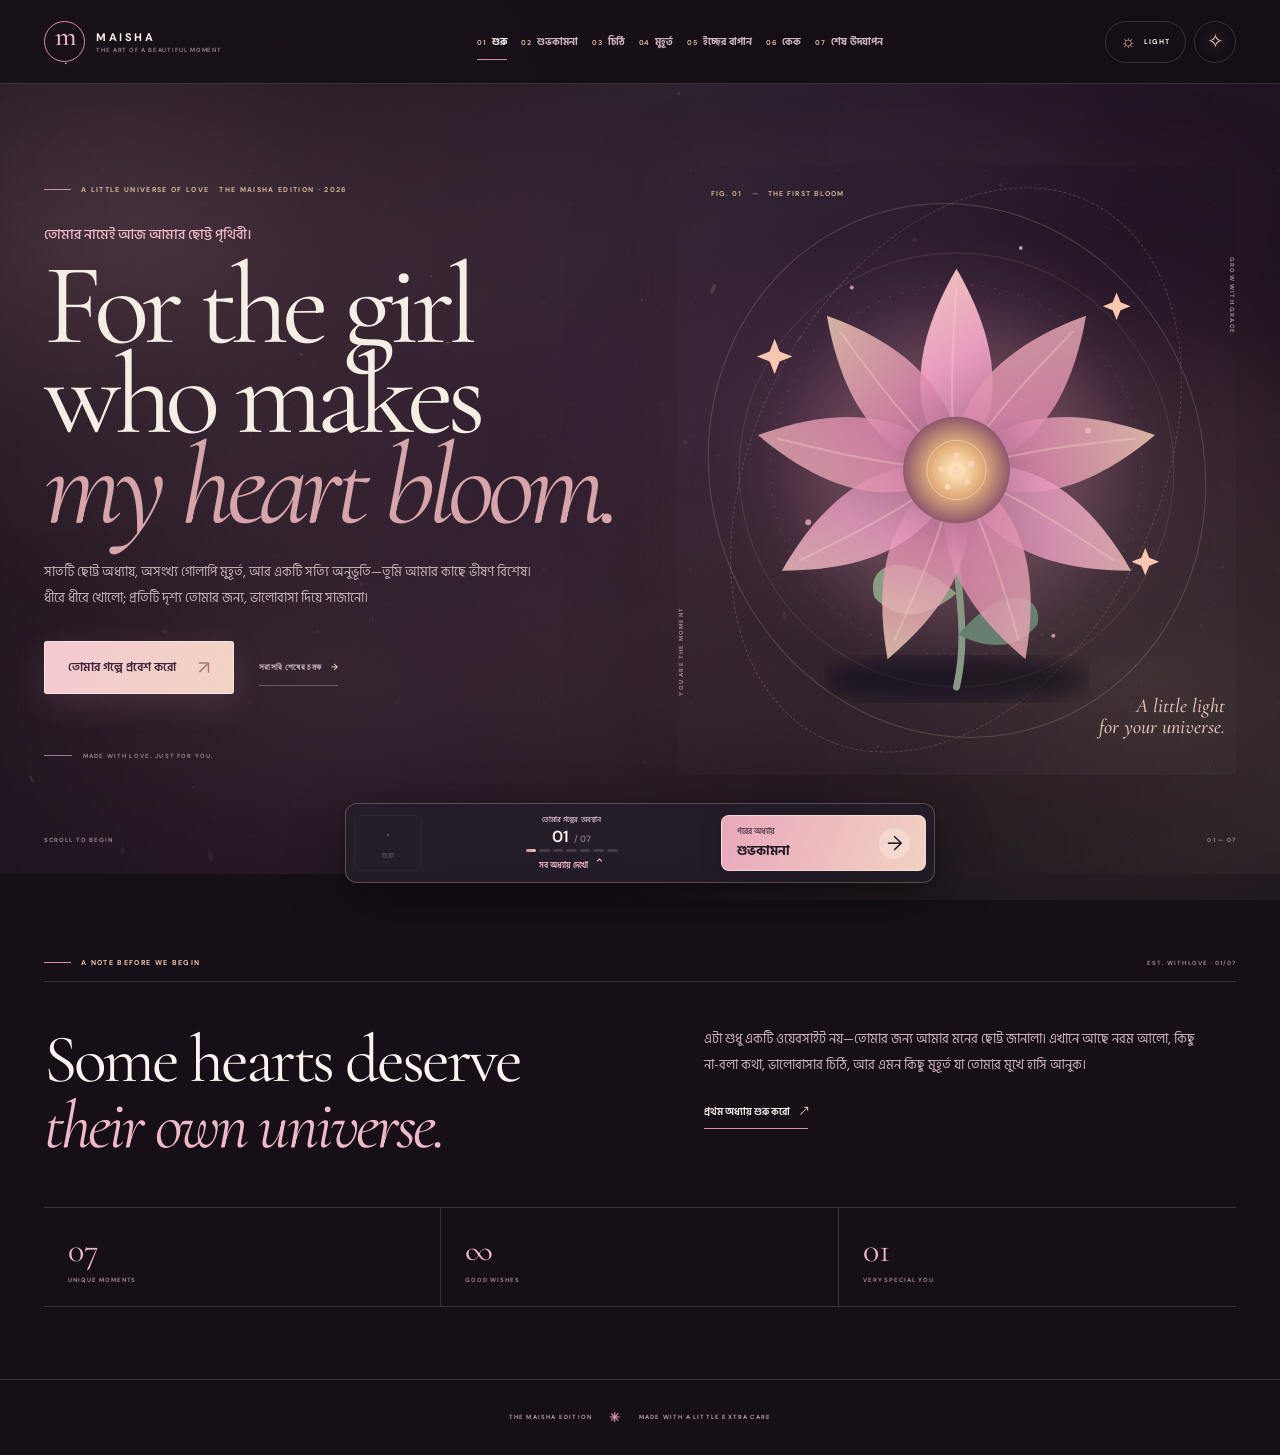
<file: index.html>
<!doctype html>
<html lang="bn">
<head>
<meta charset="utf-8"><meta name="viewport" content="width=device-width, initial-scale=1, viewport-fit=cover">
<meta name="theme-color" content="#160f18"><meta name="description" content="Maisha-র জন্য এক অনন্য জন্মদিনের ডিজিটাল উপহার—সাতটি পৃষ্ঠা, সুন্দর স্মৃতি, ইচ্ছে ও ভালোবাসার শুভকামনা।">
<meta property="og:type" content="website"><meta property="og:title" content="Maisha — The Art of a Beautiful Moment"><meta property="og:description" content="Maisha-র জন্য এক অনন্য জন্মদিনের ডিজিটাল উপহার—সাতটি পৃষ্ঠা, সুন্দর স্মৃতি, ইচ্ছে ও ভালোবাসার শুভকামনা।"><meta property="og:image" content="https://strongthink106-web.github.io/my-Jan-maisha-/assets/maisha-social.svg">
<title>Maisha — The Art of a Beautiful Moment</title><link rel="icon" href="assets/favicon.svg" type="image/svg+xml">
<link rel="preconnect" href="https://fonts.googleapis.com"><link rel="preconnect" href="https://fonts.gstatic.com" crossorigin>
<link href="https://fonts.googleapis.com/css2?family=Cormorant+Garamond:ital,wght@0,400;0,500;0,600;1,400;1,500;1,600&family=DM+Sans:wght@400;500;600;700&family=Hind+Siliguri:wght@400;500;600;700&display=swap" rel="stylesheet">
<link rel="stylesheet" href="assets/maisha.css"><link rel="stylesheet" href="assets/cinematic.css"><link rel="stylesheet" href="assets/navigation.css"><script src="assets/maisha.js" defer></script><script src="assets/cinematic.js" defer></script>
</head>
<body data-page="home">
<a class="skip-link" href="#main-content">মূল কনটেন্টে যাও</a>
<div class="reading-progress" aria-hidden="true"><span id="readingProgress"></span></div>
<header class="site-header"><div class="header-inner shell">
<a class="brand" href="index.html" aria-label="Maisha edition home"><span class="brand-monogram">m<span>.</span></span><span class="brand-name"><b>MAISHA</b><small>THE ART OF A BEAUTIFUL MOMENT</small></span></a>
<nav class="desktop-nav" aria-label="প্রধান পেজ নেভিগেশন"><a class="nav-link is-active" href="index.html" aria-current="page"><span>01</span><b>শুরু</b></a><a class="nav-link" href="wishes.html"><span>02</span><b>শুভকামনা</b></a><a class="nav-link" href="letter.html"><span>03</span><b>চিঠি</b></a><a class="nav-link" href="memories.html"><span>04</span><b>মুহূর্ত</b></a><a class="nav-link" href="garden.html"><span>05</span><b>ইচ্ছের বাগান</b></a><a class="nav-link" href="cake.html"><span>06</span><b>কেক</b></a><a class="nav-link" href="finale.html"><span>07</span><b>শেষ উদযাপন</b></a></nav>
<div class="header-controls"><button class="theme-toggle" id="themeToggle" type="button" aria-label="হালকা থিম চালু করো" aria-pressed="false"><span class="theme-symbol">☼</span><span class="theme-label">LIGHT</span></button><details class="mobile-menu"><summary aria-label="সব পেজ দেখো"><span>EXPLORE</span><b>＋</b></summary><div class="mobile-menu-panel"><p>THE SEVEN MOMENTS</p><a class="mobile-page-link is-active" href="index.html" aria-current="page"><span>01</span><b>শুরু</b></a><a class="mobile-page-link" href="wishes.html"><span>02</span><b>শুভকামনা</b></a><a class="mobile-page-link" href="letter.html"><span>03</span><b>চিঠি</b></a><a class="mobile-page-link" href="memories.html"><span>04</span><b>মুহূর্ত</b></a><a class="mobile-page-link" href="garden.html"><span>05</span><b>ইচ্ছের বাগান</b></a><a class="mobile-page-link" href="cake.html"><span>06</span><b>কেক</b></a><a class="mobile-page-link" href="finale.html"><span>07</span><b>শেষ উদযাপন</b></a></div></details></div>
</div></header>
<main id="main-content">
<section class="hero-stage">
  <div class="hero-noise" aria-hidden="true"></div>
  <div class="hero-layout shell">
    <div class="hero-copy">
      <p class="eyebrow light-eyebrow"><span class="eyebrow-line"></span> A LITTLE UNIVERSE OF LOVE <span class="eyebrow-index">THE MAISHA EDITION · 2026</span></p>
      <p class="hero-kicker">তোমার নামেই আজ আমার ছোট্ট পৃথিবী।</p>
      <h1 id="page-title">For the girl<br>who makes<br><em>my heart bloom.</em></h1>
      <p class="hero-lead">সাতটি ছোট্ট অধ্যায়, অসংখ্য গোলাপি মুহূর্ত, আর একটি সত্যি অনুভূতি—তুমি আমার কাছে ভীষণ বিশেষ। ধীরে ধীরে খোলো; প্রতিটি দৃশ্য তোমার জন্য, ভালোবাসা দিয়ে সাজানো।</p>
      <div class="hero-actions">
        <a class="button button-ivory" href="wishes.html">তোমার গল্পে প্রবেশ করো <span>↗</span></a>
        <a class="underlink" href="finale.html">সরাসরি শেষের চমক <span>→</span></a>
      </div>
      <div class="hero-footnote"><span class="footnote-rule"></span><span>MADE WITH LOVE. JUST FOR YOU.</span></div>
    </div>
    <div class="hero-art">
      <div class="hero-art-frame"><span class="art-index">FIG. 01 <i>—</i> THE FIRST BLOOM</span><img src="assets/maisha-bloom.svg" alt="Maisha-র জন্য তৈরি একটি আলোকিত ফুলের শিল্পচিত্র"><span class="art-caption">A little light<br>for your universe.</span></div>
      <span class="orbit-word orbit-word-a">GROW WITH GRACE</span><span class="orbit-word orbit-word-b">YOU ARE THE MOMENT</span>
    </div>
  </div>
  <div class="hero-bottom shell"><span>SCROLL TO BEGIN</span><span class="scroll-mark">↓</span><span>01 — 07</span></div>
</section>
<section class="home-after shell reveal">
  <div class="home-after-label"><span class="eyebrow"><span class="eyebrow-line"></span> A NOTE BEFORE WE BEGIN</span><span class="fine-index">EST. WITH LOVE · 01/07</span></div>
  <div class="home-after-grid"><h2>Some hearts deserve<br><em>their own universe.</em></h2><div><p>এটা শুধু একটি ওয়েবসাইট নয়—তোমার জন্য আমার মনের ছোট্ট জানালা। এখানে আছে নরম আলো, কিছু না-বলা কথা, ভালোবাসার চিঠি, আর এমন কিছু মুহূর্ত যা তোমার মুখে হাসি আনুক।</p><a class="line-link" href="wishes.html">প্রথম অধ্যায় শুরু করো <span>↗</span></a></div></div>
  <div class="moment-rail"><div><b>07</b><span>UNIQUE MOMENTS</span></div><div><b>∞</b><span>GOOD WISHES</span></div><div><b>01</b><span>VERY SPECIAL YOU</span></div></div>
</section></main>
<footer class="site-footer"><span>THE MAISHA EDITION</span><i>✳</i><span>MADE WITH A LITTLE EXTRA CARE</span></footer>
<nav class="page-dock page-dock--pro" aria-label="অধ্যায় নেভিগেশন">
  <span class="dock-prev is-disabled" aria-hidden="true"><span>·</span><small>শুরু</small></span>
  <details class="page-switch">
    <summary aria-label="অধ্যায় 1 এর মধ্যে ৭টি; সব অধ্যায় দেখো">
      <span class="dock-current-label">তোমার গল্পের অবস্থান</span>
      <span class="dock-count"><b>01</b><i>/ 07</i></span>
      <span class="dock-segments" aria-hidden="true"><i class="is-done"></i><i></i><i></i><i></i><i></i><i></i><i></i></span>
      <span class="dock-all-label">সব অধ্যায় দেখো <b aria-hidden="true">⌃</b></span>
    </summary>
    <div class="page-switch-panel">
      <p>THE SEVEN CHAPTERS</p>
      <div class="dock-menu-note">এটি সাতটি আলাদা অধ্যায়ের একটি গল্প—যেকোনোটি বেছে নাও।</div>
      <a class="dock-page-link is-active" href="index.html" aria-current="page"><span>01</span><b>শুরু</b><small>এখন এখানে</small></a><a class="dock-page-link" href="wishes.html"><span>02</span><b>শুভকামনা</b></a><a class="dock-page-link" href="letter.html"><span>03</span><b>চিঠি</b></a><a class="dock-page-link" href="memories.html"><span>04</span><b>মুহূর্ত</b></a><a class="dock-page-link" href="garden.html"><span>05</span><b>ইচ্ছের বাগান</b></a><a class="dock-page-link" href="cake.html"><span>06</span><b>কেক</b></a><a class="dock-page-link" href="finale.html"><span>07</span><b>শেষ উদযাপন</b></a>
    </div>
  </details>
  <a class="dock-next-cta" href="wishes.html" aria-label="পরের অধ্যায়: শুভকামনা">
    <span class="dock-next-copy"><small>পরের অধ্যায়</small><b>শুভকামনা</b></span>
    <span class="dock-next-arrow" aria-hidden="true">→</span>
  </a>
</nav>
</body></html>
</file>
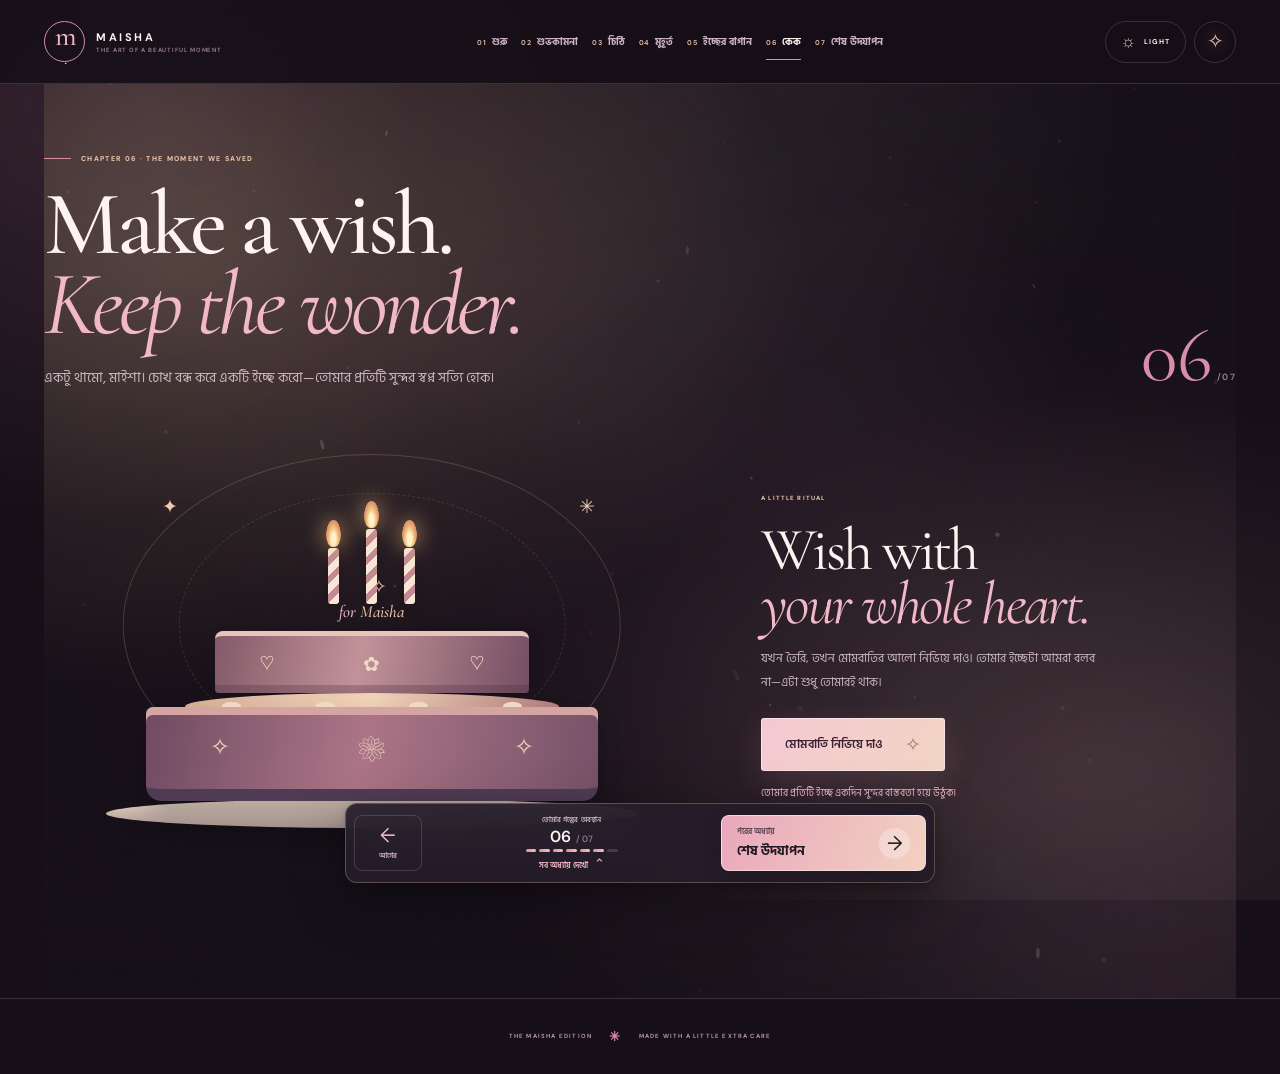
<file: cake.html>
<!doctype html>
<html lang="bn">
<head>
<meta charset="utf-8"><meta name="viewport" content="width=device-width, initial-scale=1, viewport-fit=cover">
<meta name="theme-color" content="#160f18"><meta name="description" content="Maisha-র জন্য একটি refined birthday cake experience—চোখ বন্ধ করে ইচ্ছে করো, মোমবাতি নিভিয়ে দাও।">
<meta property="og:type" content="website"><meta property="og:title" content="Make a Wish — A Birthday Moment for Maisha"><meta property="og:description" content="Maisha-র জন্য একটি refined birthday cake experience—চোখ বন্ধ করে ইচ্ছে করো, মোমবাতি নিভিয়ে দাও।"><meta property="og:image" content="https://strongthink106-web.github.io/my-Jan-maisha-/assets/maisha-social.svg">
<title>Make a Wish — A Birthday Moment for Maisha</title><link rel="icon" href="assets/favicon.svg" type="image/svg+xml">
<link rel="preconnect" href="https://fonts.googleapis.com"><link rel="preconnect" href="https://fonts.gstatic.com" crossorigin>
<link href="https://fonts.googleapis.com/css2?family=Cormorant+Garamond:ital,wght@0,400;0,500;0,600;1,400;1,500;1,600&family=DM+Sans:wght@400;500;600;700&family=Hind+Siliguri:wght@400;500;600;700&display=swap" rel="stylesheet">
<link rel="stylesheet" href="assets/maisha.css"><link rel="stylesheet" href="assets/cinematic.css"><link rel="stylesheet" href="assets/navigation.css"><script src="assets/maisha.js" defer></script><script src="assets/cinematic.js" defer></script>
</head>
<body data-page="cake">
<a class="skip-link" href="#main-content">মূল কনটেন্টে যাও</a>
<div class="reading-progress" aria-hidden="true"><span id="readingProgress"></span></div>
<header class="site-header"><div class="header-inner shell">
<a class="brand" href="index.html" aria-label="Maisha edition home"><span class="brand-monogram">m<span>.</span></span><span class="brand-name"><b>MAISHA</b><small>THE ART OF A BEAUTIFUL MOMENT</small></span></a>
<nav class="desktop-nav" aria-label="প্রধান পেজ নেভিগেশন"><a class="nav-link" href="index.html"><span>01</span><b>শুরু</b></a><a class="nav-link" href="wishes.html"><span>02</span><b>শুভকামনা</b></a><a class="nav-link" href="letter.html"><span>03</span><b>চিঠি</b></a><a class="nav-link" href="memories.html"><span>04</span><b>মুহূর্ত</b></a><a class="nav-link" href="garden.html"><span>05</span><b>ইচ্ছের বাগান</b></a><a class="nav-link is-active" href="cake.html" aria-current="page"><span>06</span><b>কেক</b></a><a class="nav-link" href="finale.html"><span>07</span><b>শেষ উদযাপন</b></a></nav>
<div class="header-controls"><button class="theme-toggle" id="themeToggle" type="button" aria-label="হালকা থিম চালু করো" aria-pressed="false"><span class="theme-symbol">☼</span><span class="theme-label">LIGHT</span></button><details class="mobile-menu"><summary aria-label="সব পেজ দেখো"><span>EXPLORE</span><b>＋</b></summary><div class="mobile-menu-panel"><p>THE SEVEN MOMENTS</p><a class="mobile-page-link" href="index.html"><span>01</span><b>শুরু</b></a><a class="mobile-page-link" href="wishes.html"><span>02</span><b>শুভকামনা</b></a><a class="mobile-page-link" href="letter.html"><span>03</span><b>চিঠি</b></a><a class="mobile-page-link" href="memories.html"><span>04</span><b>মুহূর্ত</b></a><a class="mobile-page-link" href="garden.html"><span>05</span><b>ইচ্ছের বাগান</b></a><a class="mobile-page-link is-active" href="cake.html" aria-current="page"><span>06</span><b>কেক</b></a><a class="mobile-page-link" href="finale.html"><span>07</span><b>শেষ উদযাপন</b></a></div></details></div>
</div></header>
<main id="main-content">
<section class="page-shell shell cake-page">
  <div class="page-intro reveal"><p class="eyebrow"><span class="eyebrow-line"></span> CHAPTER 06 · THE MOMENT WE SAVED</p><div class="intro-row"><div><h1 id="page-title">Make a wish.<br><em>Keep the wonder.</em></h1><p class="page-lead">একটু থামো, মাইশা। চোখ বন্ধ করে একটি ইচ্ছে করো—তোমার প্রতিটি সুন্দর স্বপ্ন সত্যি হোক।</p></div><span class="large-index">06<span>/07</span></span></div></div>
  <div class="cake-experience reveal">
    <div class="cake-stage" aria-label="Maisha-র জন্য সাজানো একটি তিন স্তরের জন্মদিনের কেক">
      <div class="cake-light-halo"></div><div class="cake-stars">✦ <span>✧</span> ✳</div>
      <div class="cake-candles"><span class="candle"><i></i></span><span class="candle candle-main"><i></i></span><span class="candle"><i></i></span></div>
      <div class="cake-topper">for <em>Maisha</em></div>
      <div class="cake-tier tier-top"><span>♡</span><span>✿</span><span>♡</span></div>
      <div class="cake-tier tier-middle"><i></i><i></i><i></i><i></i></div>
      <div class="cake-tier tier-base"><span>✧</span><span>❀</span><span>✧</span></div>
      <div class="cake-platter"></div>
    </div>
    <div class="cake-invitation"><span class="tiny-label">A LITTLE RITUAL</span><h2>Wish with<br><em>your whole heart.</em></h2><p>যখন তৈরি, তখন মোমবাতির আলো নিভিয়ে দাও। তোমার ইচ্ছেটা আমরা বলব না—এটা শুধু তোমারই থাক।</p><button class="button button-ivory" id="candleButton" type="button">মোমবাতি নিভিয়ে দাও <span>✧</span></button><p class="cake-status" id="cakeStatus" aria-live="polite">তোমার প্রতিটি ইচ্ছে একদিন সুন্দর বাস্তবতা হয়ে উঠুক।</p></div>
  </div>
</section></main>
<footer class="site-footer"><span>THE MAISHA EDITION</span><i>✳</i><span>MADE WITH A LITTLE EXTRA CARE</span></footer>
<nav class="page-dock page-dock--pro" aria-label="অধ্যায় নেভিগেশন">
  <a class="dock-prev" href="garden.html" aria-label="আগের অধ্যায়: ইচ্ছের বাগান"><span aria-hidden="true">←</span><small>আগের</small></a>
  <details class="page-switch">
    <summary aria-label="অধ্যায় 6 এর মধ্যে ৭টি; সব অধ্যায় দেখো">
      <span class="dock-current-label">তোমার গল্পের অবস্থান</span>
      <span class="dock-count"><b>06</b><i>/ 07</i></span>
      <span class="dock-segments" aria-hidden="true"><i class="is-done"></i><i class="is-done"></i><i class="is-done"></i><i class="is-done"></i><i class="is-done"></i><i class="is-done"></i><i></i></span>
      <span class="dock-all-label">সব অধ্যায় দেখো <b aria-hidden="true">⌃</b></span>
    </summary>
    <div class="page-switch-panel">
      <p>THE SEVEN CHAPTERS</p>
      <div class="dock-menu-note">এটি সাতটি আলাদা অধ্যায়ের একটি গল্প—যেকোনোটি বেছে নাও।</div>
      <a class="dock-page-link" href="index.html"><span>01</span><b>শুরু</b></a><a class="dock-page-link" href="wishes.html"><span>02</span><b>শুভকামনা</b></a><a class="dock-page-link" href="letter.html"><span>03</span><b>চিঠি</b></a><a class="dock-page-link" href="memories.html"><span>04</span><b>মুহূর্ত</b></a><a class="dock-page-link" href="garden.html"><span>05</span><b>ইচ্ছের বাগান</b></a><a class="dock-page-link is-active" href="cake.html" aria-current="page"><span>06</span><b>কেক</b><small>এখন এখানে</small></a><a class="dock-page-link" href="finale.html"><span>07</span><b>শেষ উদযাপন</b></a>
    </div>
  </details>
  <a class="dock-next-cta" href="finale.html" aria-label="পরের অধ্যায়: শেষ উদযাপন">
    <span class="dock-next-copy"><small>পরের অধ্যায়</small><b>শেষ উদযাপন</b></span>
    <span class="dock-next-arrow" aria-hidden="true">→</span>
  </a>
</nav>
</body></html>
</file>
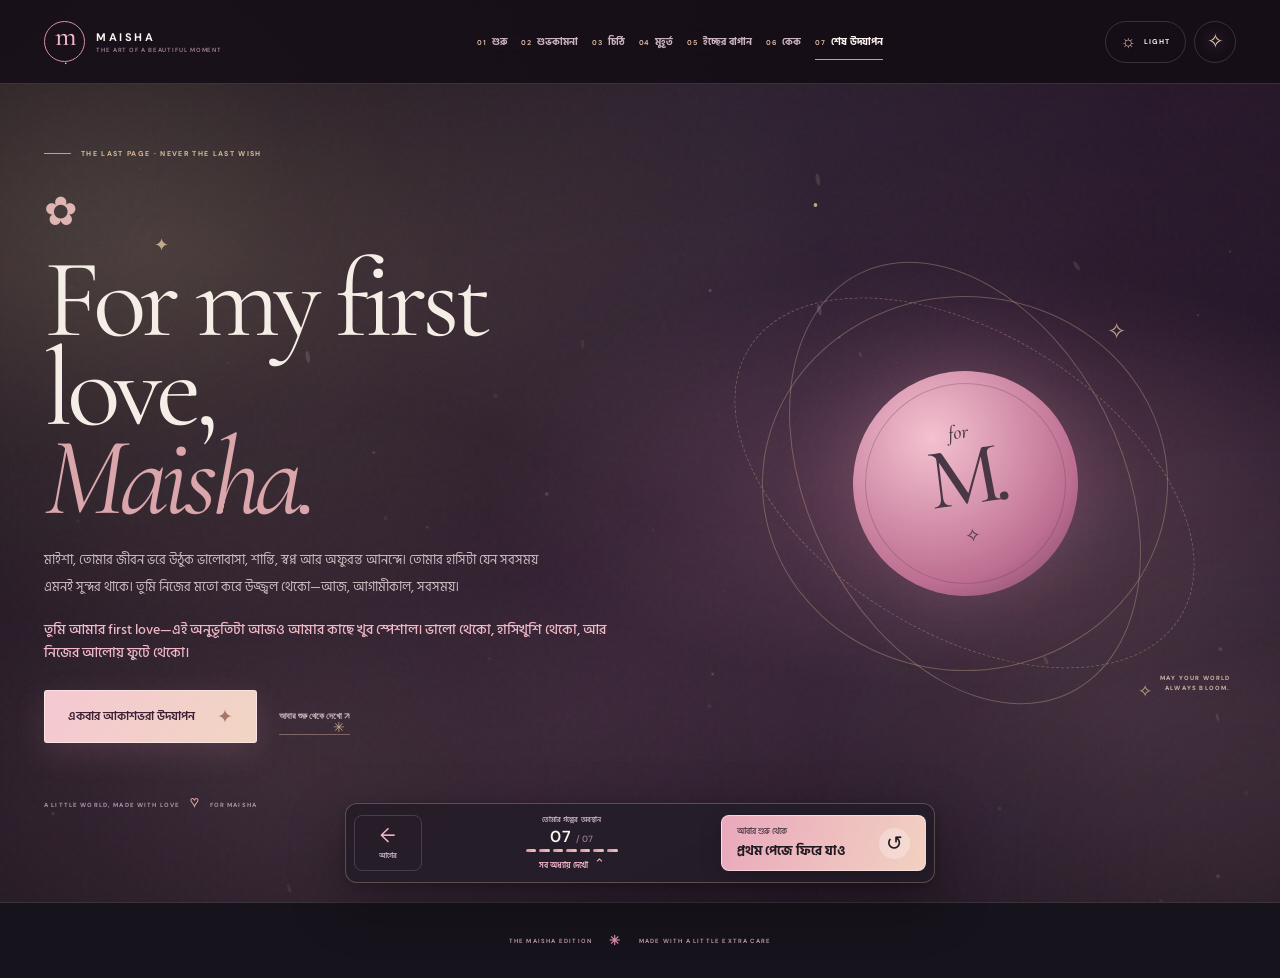
<file: finale.html>
<!doctype html>
<html lang="bn">
<head>
<meta charset="utf-8"><meta name="viewport" content="width=device-width, initial-scale=1, viewport-fit=cover">
<meta name="theme-color" content="#160f18"><meta name="description" content="Maisha-র জন্য শেষের জন্মদিনের শুভেচ্ছা—আলো, ফুল, উষ্ণতা এবং একটি ছোট্ট উদযাপন।">
<meta property="og:type" content="website"><meta property="og:title" content="For Maisha, With All the Light — Happy Birthday"><meta property="og:description" content="Maisha-র জন্য শেষের জন্মদিনের শুভেচ্ছা—আলো, ফুল, উষ্ণতা এবং একটি ছোট্ট উদযাপন।"><meta property="og:image" content="https://strongthink106-web.github.io/my-Jan-maisha-/assets/maisha-social.svg">
<title>For Maisha, With All the Light — Happy Birthday</title><link rel="icon" href="assets/favicon.svg" type="image/svg+xml">
<link rel="preconnect" href="https://fonts.googleapis.com"><link rel="preconnect" href="https://fonts.gstatic.com" crossorigin>
<link href="https://fonts.googleapis.com/css2?family=Cormorant+Garamond:ital,wght@0,400;0,500;0,600;1,400;1,500;1,600&family=DM+Sans:wght@400;500;600;700&family=Hind+Siliguri:wght@400;500;600;700&display=swap" rel="stylesheet">
<link rel="stylesheet" href="assets/maisha.css"><link rel="stylesheet" href="assets/cinematic.css"><link rel="stylesheet" href="assets/navigation.css"><script src="assets/maisha.js" defer></script><script src="assets/cinematic.js" defer></script>
</head>
<body data-page="finale">
<a class="skip-link" href="#main-content">মূল কনটেন্টে যাও</a>
<div class="reading-progress" aria-hidden="true"><span id="readingProgress"></span></div>
<header class="site-header"><div class="header-inner shell">
<a class="brand" href="index.html" aria-label="Maisha edition home"><span class="brand-monogram">m<span>.</span></span><span class="brand-name"><b>MAISHA</b><small>THE ART OF A BEAUTIFUL MOMENT</small></span></a>
<nav class="desktop-nav" aria-label="প্রধান পেজ নেভিগেশন"><a class="nav-link" href="index.html"><span>01</span><b>শুরু</b></a><a class="nav-link" href="wishes.html"><span>02</span><b>শুভকামনা</b></a><a class="nav-link" href="letter.html"><span>03</span><b>চিঠি</b></a><a class="nav-link" href="memories.html"><span>04</span><b>মুহূর্ত</b></a><a class="nav-link" href="garden.html"><span>05</span><b>ইচ্ছের বাগান</b></a><a class="nav-link" href="cake.html"><span>06</span><b>কেক</b></a><a class="nav-link is-active" href="finale.html" aria-current="page"><span>07</span><b>শেষ উদযাপন</b></a></nav>
<div class="header-controls"><button class="theme-toggle" id="themeToggle" type="button" aria-label="হালকা থিম চালু করো" aria-pressed="false"><span class="theme-symbol">☼</span><span class="theme-label">LIGHT</span></button><details class="mobile-menu"><summary aria-label="সব পেজ দেখো"><span>EXPLORE</span><b>＋</b></summary><div class="mobile-menu-panel"><p>THE SEVEN MOMENTS</p><a class="mobile-page-link" href="index.html"><span>01</span><b>শুরু</b></a><a class="mobile-page-link" href="wishes.html"><span>02</span><b>শুভকামনা</b></a><a class="mobile-page-link" href="letter.html"><span>03</span><b>চিঠি</b></a><a class="mobile-page-link" href="memories.html"><span>04</span><b>মুহূর্ত</b></a><a class="mobile-page-link" href="garden.html"><span>05</span><b>ইচ্ছের বাগান</b></a><a class="mobile-page-link" href="cake.html"><span>06</span><b>কেক</b></a><a class="mobile-page-link is-active" href="finale.html" aria-current="page"><span>07</span><b>শেষ উদযাপন</b></a></div></details></div>
</div></header>
<main id="main-content">
<section class="finale-stage">
  <div class="finale-stars" aria-hidden="true"><i>✦</i><i>✧</i><i>✳</i><i>·</i><i>✧</i></div>
  <div class="finale-inner shell">
    <div class="finale-copy reveal"><p class="eyebrow light-eyebrow"><span class="eyebrow-line"></span> THE LAST PAGE · NEVER THE LAST WISH</p><span class="finale-emblem">✿</span><h1 id="page-title">For my first love,<br><em>Maisha.</em></h1><p class="finale-lead">মাইশা, তোমার জীবন ভরে উঠুক ভালোবাসা, শান্তি, স্বপ্ন আর অফুরন্ত আনন্দে। তোমার হাসিটা যেন সবসময় এমনই সুন্দর থাকে। তুমি নিজের মতো করে উজ্জ্বল থেকো—আজ, আগামীকাল, সবসময়।</p><p class="finale-whisper">তুমি আমার first love—এই অনুভূতিটা আজও আমার কাছে খুব স্পেশাল। ভালো থেকো, হাসিখুশি থেকো, আর নিজের আলোয় ফুটে থেকো।</p><div class="finale-actions"><button class="button button-ivory" id="celebrateButton" type="button">একবার আকাশভরা উদযাপন <span>✦</span></button><a class="finale-restart" href="index.html">আবার শুরু থেকে দেখো ↗</a></div><p class="finale-signature">A LITTLE WORLD, MADE WITH LOVE <span>♡</span> FOR MAISHA</p></div>
    <div class="finale-art reveal"><div class="finale-orbit orbit-one"></div><div class="finale-orbit orbit-two"></div><div class="finale-orbit orbit-three"></div><div class="finale-heart"><span>for</span><b>M.</b><i>✧</i></div><span class="finale-art-note">MAY YOUR WORLD<br>ALWAYS BLOOM.</span></div>
  </div>
  <div class="celebration-layer" id="celebrationLayer" aria-hidden="true"></div>
</section></main>
<footer class="site-footer"><span>THE MAISHA EDITION</span><i>✳</i><span>MADE WITH A LITTLE EXTRA CARE</span></footer>
<nav class="page-dock page-dock--pro" aria-label="অধ্যায় নেভিগেশন">
  <a class="dock-prev" href="cake.html" aria-label="আগের অধ্যায়: কেক"><span aria-hidden="true">←</span><small>আগের</small></a>
  <details class="page-switch">
    <summary aria-label="অধ্যায় 7 এর মধ্যে ৭টি; সব অধ্যায় দেখো">
      <span class="dock-current-label">তোমার গল্পের অবস্থান</span>
      <span class="dock-count"><b>07</b><i>/ 07</i></span>
      <span class="dock-segments" aria-hidden="true"><i class="is-done"></i><i class="is-done"></i><i class="is-done"></i><i class="is-done"></i><i class="is-done"></i><i class="is-done"></i><i class="is-done"></i></span>
      <span class="dock-all-label">সব অধ্যায় দেখো <b aria-hidden="true">⌃</b></span>
    </summary>
    <div class="page-switch-panel">
      <p>THE SEVEN CHAPTERS</p>
      <div class="dock-menu-note">এটি সাতটি আলাদা অধ্যায়ের একটি গল্প—যেকোনোটি বেছে নাও।</div>
      <a class="dock-page-link" href="index.html"><span>01</span><b>শুরু</b></a><a class="dock-page-link" href="wishes.html"><span>02</span><b>শুভকামনা</b></a><a class="dock-page-link" href="letter.html"><span>03</span><b>চিঠি</b></a><a class="dock-page-link" href="memories.html"><span>04</span><b>মুহূর্ত</b></a><a class="dock-page-link" href="garden.html"><span>05</span><b>ইচ্ছের বাগান</b></a><a class="dock-page-link" href="cake.html"><span>06</span><b>কেক</b></a><a class="dock-page-link is-active" href="finale.html" aria-current="page"><span>07</span><b>শেষ উদযাপন</b><small>এখন এখানে</small></a>
    </div>
  </details>
  <a class="dock-next-cta" href="index.html" aria-label="শুরু থেকে আবার দেখো">
    <span class="dock-next-copy"><small>আবার শুরু থেকে</small><b>প্রথম পেজে ফিরে যাও</b></span>
    <span class="dock-next-arrow" aria-hidden="true">↺</span>
  </a>
</nav>
</body></html>
</file>
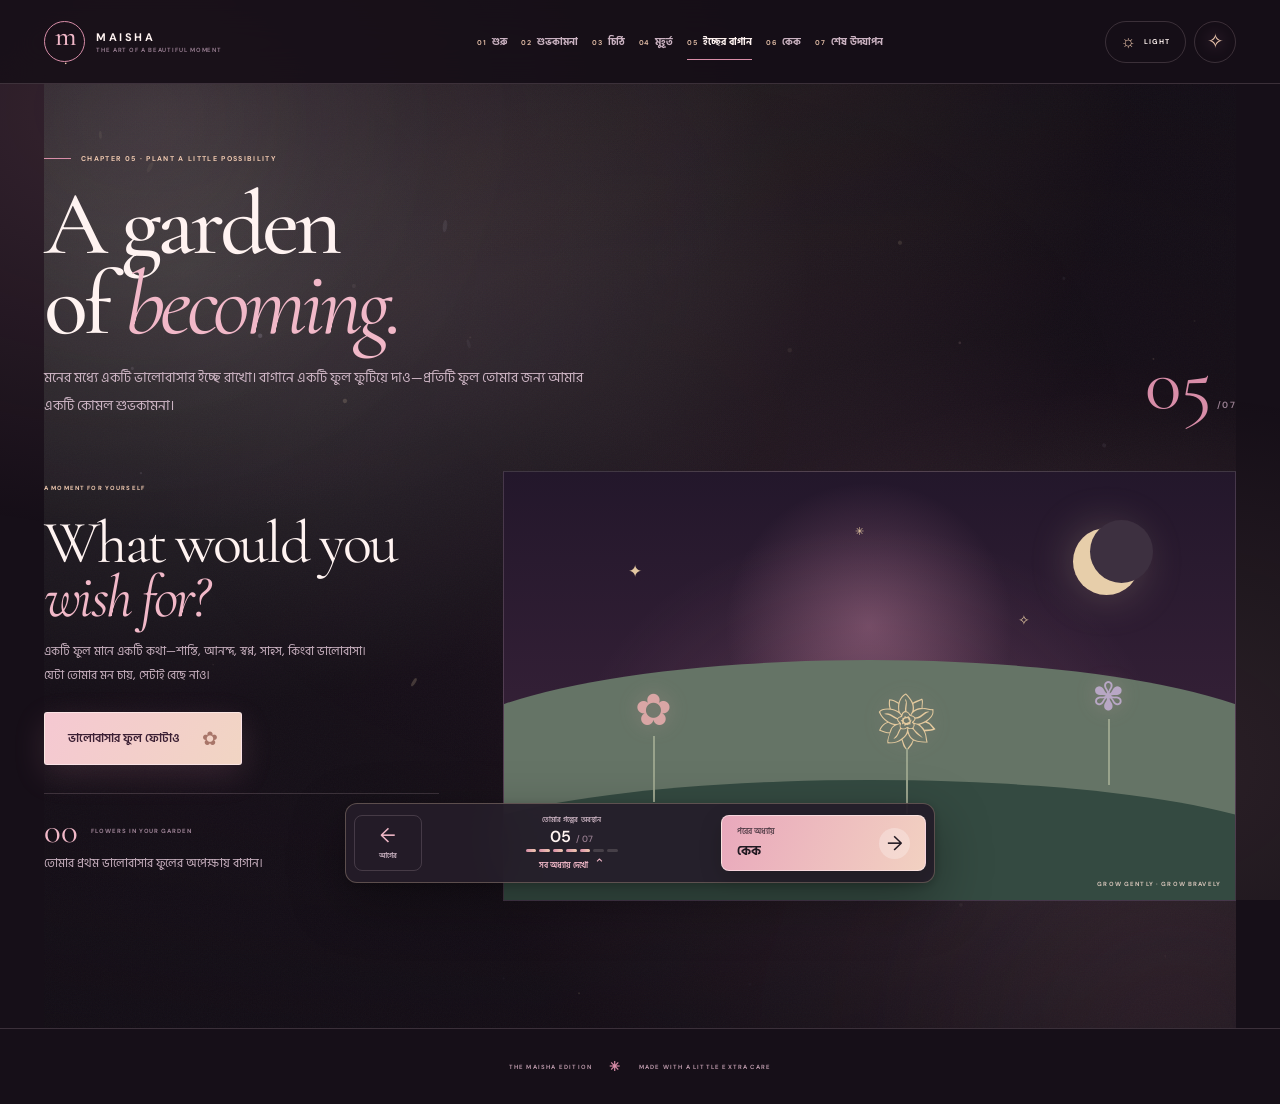
<file: garden.html>
<!doctype html>
<html lang="bn">
<head>
<meta charset="utf-8"><meta name="viewport" content="width=device-width, initial-scale=1, viewport-fit=cover">
<meta name="theme-color" content="#160f18"><meta name="description" content="Maisha-র জন্য একটি interactive midnight garden—প্রতিটি স্পর্শে নতুন ফুল ফুটবে।">
<meta property="og:type" content="website"><meta property="og:title" content="The Garden of Becoming — For Maisha"><meta property="og:description" content="Maisha-র জন্য একটি interactive midnight garden—প্রতিটি স্পর্শে নতুন ফুল ফুটবে।"><meta property="og:image" content="https://strongthink106-web.github.io/my-Jan-maisha-/assets/maisha-social.svg">
<title>The Garden of Becoming — For Maisha</title><link rel="icon" href="assets/favicon.svg" type="image/svg+xml">
<link rel="preconnect" href="https://fonts.googleapis.com"><link rel="preconnect" href="https://fonts.gstatic.com" crossorigin>
<link href="https://fonts.googleapis.com/css2?family=Cormorant+Garamond:ital,wght@0,400;0,500;0,600;1,400;1,500;1,600&family=DM+Sans:wght@400;500;600;700&family=Hind+Siliguri:wght@400;500;600;700&display=swap" rel="stylesheet">
<link rel="stylesheet" href="assets/maisha.css"><link rel="stylesheet" href="assets/cinematic.css"><link rel="stylesheet" href="assets/navigation.css"><script src="assets/maisha.js" defer></script><script src="assets/cinematic.js" defer></script>
</head>
<body data-page="garden">
<a class="skip-link" href="#main-content">মূল কনটেন্টে যাও</a>
<div class="reading-progress" aria-hidden="true"><span id="readingProgress"></span></div>
<header class="site-header"><div class="header-inner shell">
<a class="brand" href="index.html" aria-label="Maisha edition home"><span class="brand-monogram">m<span>.</span></span><span class="brand-name"><b>MAISHA</b><small>THE ART OF A BEAUTIFUL MOMENT</small></span></a>
<nav class="desktop-nav" aria-label="প্রধান পেজ নেভিগেশন"><a class="nav-link" href="index.html"><span>01</span><b>শুরু</b></a><a class="nav-link" href="wishes.html"><span>02</span><b>শুভকামনা</b></a><a class="nav-link" href="letter.html"><span>03</span><b>চিঠি</b></a><a class="nav-link" href="memories.html"><span>04</span><b>মুহূর্ত</b></a><a class="nav-link is-active" href="garden.html" aria-current="page"><span>05</span><b>ইচ্ছের বাগান</b></a><a class="nav-link" href="cake.html"><span>06</span><b>কেক</b></a><a class="nav-link" href="finale.html"><span>07</span><b>শেষ উদযাপন</b></a></nav>
<div class="header-controls"><button class="theme-toggle" id="themeToggle" type="button" aria-label="হালকা থিম চালু করো" aria-pressed="false"><span class="theme-symbol">☼</span><span class="theme-label">LIGHT</span></button><details class="mobile-menu"><summary aria-label="সব পেজ দেখো"><span>EXPLORE</span><b>＋</b></summary><div class="mobile-menu-panel"><p>THE SEVEN MOMENTS</p><a class="mobile-page-link" href="index.html"><span>01</span><b>শুরু</b></a><a class="mobile-page-link" href="wishes.html"><span>02</span><b>শুভকামনা</b></a><a class="mobile-page-link" href="letter.html"><span>03</span><b>চিঠি</b></a><a class="mobile-page-link" href="memories.html"><span>04</span><b>মুহূর্ত</b></a><a class="mobile-page-link is-active" href="garden.html" aria-current="page"><span>05</span><b>ইচ্ছের বাগান</b></a><a class="mobile-page-link" href="cake.html"><span>06</span><b>কেক</b></a><a class="mobile-page-link" href="finale.html"><span>07</span><b>শেষ উদযাপন</b></a></div></details></div>
</div></header>
<main id="main-content">
<section class="page-shell shell garden-page">
  <div class="page-intro reveal"><p class="eyebrow"><span class="eyebrow-line"></span> CHAPTER 05 · PLANT A LITTLE POSSIBILITY</p><div class="intro-row"><div><h1 id="page-title">A garden<br>of <em>becoming.</em></h1><p class="page-lead">মনের মধ্যে একটি ভালোবাসার ইচ্ছে রাখো। বাগানে একটি ফুল ফুটিয়ে দাও—প্রতিটি ফুল তোমার জন্য আমার একটি কোমল শুভকামনা।</p></div><span class="large-index">05<span>/07</span></span></div></div>
  <div class="garden-layout reveal">
    <div class="garden-message"><span class="tiny-label">A MOMENT FOR YOURSELF</span><h2>What would you<br><em>wish for?</em></h2><p>একটি ফুল মানে একটি কথা—শান্তি, আনন্দ, স্বপ্ন, সাহস, কিংবা ভালোবাসা। যেটা তোমার মন চায়, সেটাই বেছে নাও।</p><button class="button button-ivory" id="plantButton" type="button">ভালোবাসার ফুল ফোটাও <span>✿</span></button><div class="garden-count"><strong id="flowerCount">00</strong><span>FLOWERS IN YOUR GARDEN</span></div><p class="garden-status" id="gardenStatus" aria-live="polite">তোমার প্রথম ভালোবাসার ফুলের অপেক্ষায় বাগান।</p></div>
    <div class="garden-world" id="gardenWorld" aria-label="Maisha-র ইচ্ছের জন্য একটি রাতের বাগান"><div class="garden-glow"></div><div class="garden-moon"></div><span class="garden-constellation c-one">✦</span><span class="garden-constellation c-two">✧</span><span class="garden-constellation c-three">✳</span><div class="garden-ridge ridge-back"></div><div class="garden-ridge ridge-front"></div><div class="garden-fixed f-one"><i>✿</i><b></b></div><div class="garden-fixed f-two"><i>❀</i><b></b></div><div class="garden-fixed f-three"><i>✾</i><b></b></div><div class="garden-base-caption">GROW GENTLY · GROW BRAVELY</div></div>
  </div>
</section></main>
<footer class="site-footer"><span>THE MAISHA EDITION</span><i>✳</i><span>MADE WITH A LITTLE EXTRA CARE</span></footer>
<nav class="page-dock page-dock--pro" aria-label="অধ্যায় নেভিগেশন">
  <a class="dock-prev" href="memories.html" aria-label="আগের অধ্যায়: মুহূর্ত"><span aria-hidden="true">←</span><small>আগের</small></a>
  <details class="page-switch">
    <summary aria-label="অধ্যায় 5 এর মধ্যে ৭টি; সব অধ্যায় দেখো">
      <span class="dock-current-label">তোমার গল্পের অবস্থান</span>
      <span class="dock-count"><b>05</b><i>/ 07</i></span>
      <span class="dock-segments" aria-hidden="true"><i class="is-done"></i><i class="is-done"></i><i class="is-done"></i><i class="is-done"></i><i class="is-done"></i><i></i><i></i></span>
      <span class="dock-all-label">সব অধ্যায় দেখো <b aria-hidden="true">⌃</b></span>
    </summary>
    <div class="page-switch-panel">
      <p>THE SEVEN CHAPTERS</p>
      <div class="dock-menu-note">এটি সাতটি আলাদা অধ্যায়ের একটি গল্প—যেকোনোটি বেছে নাও।</div>
      <a class="dock-page-link" href="index.html"><span>01</span><b>শুরু</b></a><a class="dock-page-link" href="wishes.html"><span>02</span><b>শুভকামনা</b></a><a class="dock-page-link" href="letter.html"><span>03</span><b>চিঠি</b></a><a class="dock-page-link" href="memories.html"><span>04</span><b>মুহূর্ত</b></a><a class="dock-page-link is-active" href="garden.html" aria-current="page"><span>05</span><b>ইচ্ছের বাগান</b><small>এখন এখানে</small></a><a class="dock-page-link" href="cake.html"><span>06</span><b>কেক</b></a><a class="dock-page-link" href="finale.html"><span>07</span><b>শেষ উদযাপন</b></a>
    </div>
  </details>
  <a class="dock-next-cta" href="cake.html" aria-label="পরের অধ্যায়: কেক">
    <span class="dock-next-copy"><small>পরের অধ্যায়</small><b>কেক</b></span>
    <span class="dock-next-arrow" aria-hidden="true">→</span>
  </a>
</nav>
</body></html>
</file>
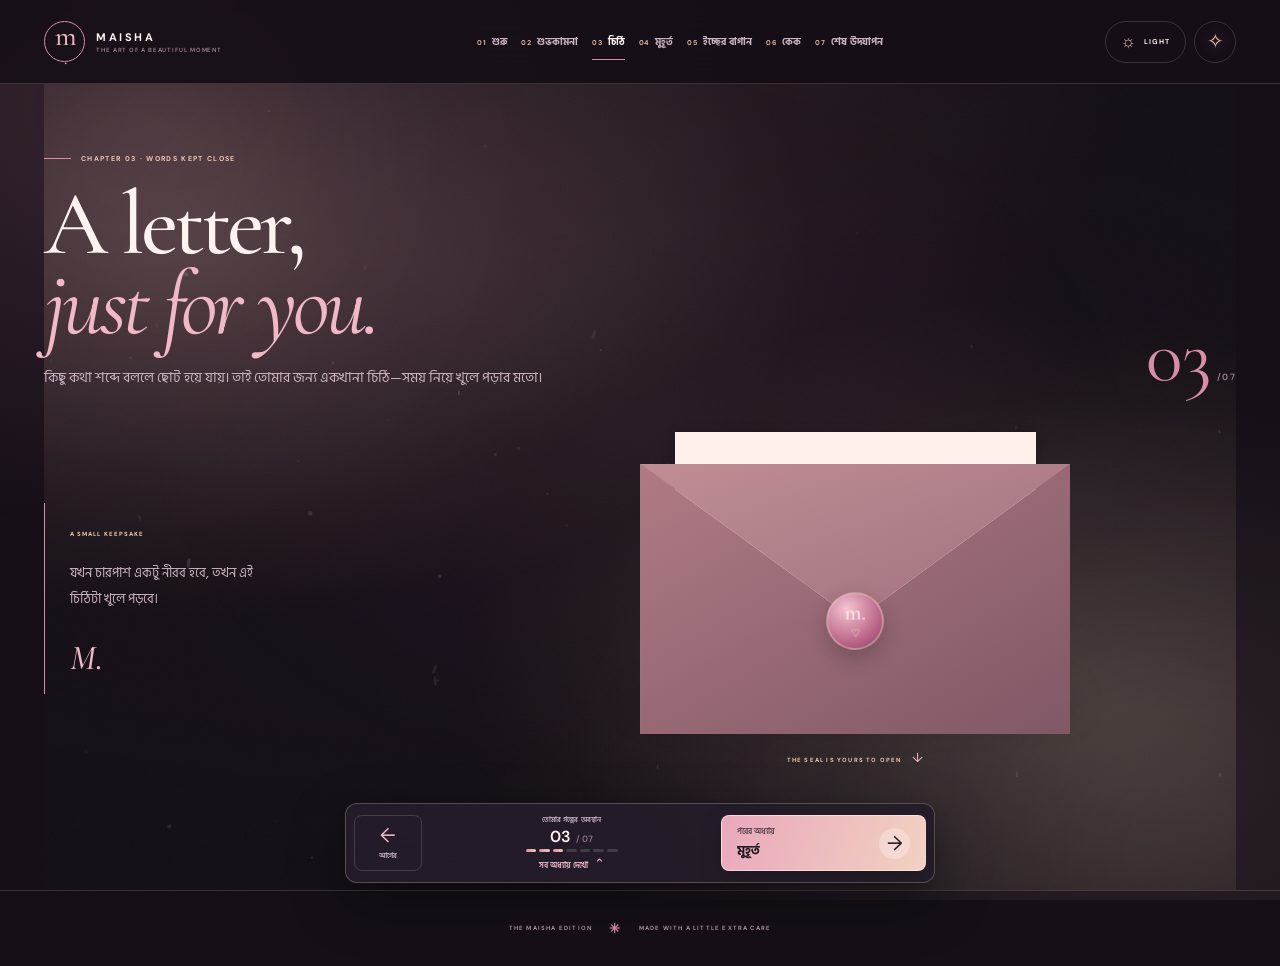
<file: letter.html>
<!doctype html>
<html lang="bn">
<head>
<meta charset="utf-8"><meta name="viewport" content="width=device-width, initial-scale=1, viewport-fit=cover">
<meta name="theme-color" content="#160f18"><meta name="description" content="Maisha-র জন্য একটি যত্নে লেখা জন্মদিনের চিঠি—একটি খাম খুলে পড়ার মতো ছোট্ট উপহার।">
<meta property="og:type" content="website"><meta property="og:title" content="A Letter Folded in Light — For Maisha"><meta property="og:description" content="Maisha-র জন্য একটি যত্নে লেখা জন্মদিনের চিঠি—একটি খাম খুলে পড়ার মতো ছোট্ট উপহার।"><meta property="og:image" content="https://strongthink106-web.github.io/my-Jan-maisha-/assets/maisha-social.svg">
<title>A Letter Folded in Light — For Maisha</title><link rel="icon" href="assets/favicon.svg" type="image/svg+xml">
<link rel="preconnect" href="https://fonts.googleapis.com"><link rel="preconnect" href="https://fonts.gstatic.com" crossorigin>
<link href="https://fonts.googleapis.com/css2?family=Cormorant+Garamond:ital,wght@0,400;0,500;0,600;1,400;1,500;1,600&family=DM+Sans:wght@400;500;600;700&family=Hind+Siliguri:wght@400;500;600;700&display=swap" rel="stylesheet">
<link rel="stylesheet" href="assets/maisha.css"><link rel="stylesheet" href="assets/cinematic.css"><link rel="stylesheet" href="assets/navigation.css"><script src="assets/maisha.js" defer></script><script src="assets/cinematic.js" defer></script>
</head>
<body data-page="letter">
<a class="skip-link" href="#main-content">মূল কনটেন্টে যাও</a>
<div class="reading-progress" aria-hidden="true"><span id="readingProgress"></span></div>
<header class="site-header"><div class="header-inner shell">
<a class="brand" href="index.html" aria-label="Maisha edition home"><span class="brand-monogram">m<span>.</span></span><span class="brand-name"><b>MAISHA</b><small>THE ART OF A BEAUTIFUL MOMENT</small></span></a>
<nav class="desktop-nav" aria-label="প্রধান পেজ নেভিগেশন"><a class="nav-link" href="index.html"><span>01</span><b>শুরু</b></a><a class="nav-link" href="wishes.html"><span>02</span><b>শুভকামনা</b></a><a class="nav-link is-active" href="letter.html" aria-current="page"><span>03</span><b>চিঠি</b></a><a class="nav-link" href="memories.html"><span>04</span><b>মুহূর্ত</b></a><a class="nav-link" href="garden.html"><span>05</span><b>ইচ্ছের বাগান</b></a><a class="nav-link" href="cake.html"><span>06</span><b>কেক</b></a><a class="nav-link" href="finale.html"><span>07</span><b>শেষ উদযাপন</b></a></nav>
<div class="header-controls"><button class="theme-toggle" id="themeToggle" type="button" aria-label="হালকা থিম চালু করো" aria-pressed="false"><span class="theme-symbol">☼</span><span class="theme-label">LIGHT</span></button><details class="mobile-menu"><summary aria-label="সব পেজ দেখো"><span>EXPLORE</span><b>＋</b></summary><div class="mobile-menu-panel"><p>THE SEVEN MOMENTS</p><a class="mobile-page-link" href="index.html"><span>01</span><b>শুরু</b></a><a class="mobile-page-link" href="wishes.html"><span>02</span><b>শুভকামনা</b></a><a class="mobile-page-link is-active" href="letter.html" aria-current="page"><span>03</span><b>চিঠি</b></a><a class="mobile-page-link" href="memories.html"><span>04</span><b>মুহূর্ত</b></a><a class="mobile-page-link" href="garden.html"><span>05</span><b>ইচ্ছের বাগান</b></a><a class="mobile-page-link" href="cake.html"><span>06</span><b>কেক</b></a><a class="mobile-page-link" href="finale.html"><span>07</span><b>শেষ উদযাপন</b></a></div></details></div>
</div></header>
<main id="main-content">
<section class="page-shell shell letter-page">
  <div class="page-intro reveal"><p class="eyebrow"><span class="eyebrow-line"></span> CHAPTER 03 · WORDS KEPT CLOSE</p><div class="intro-row"><div><h1 id="page-title">A letter,<br><em>just for you.</em></h1><p class="page-lead">কিছু কথা শব্দে বললে ছোট হয়ে যায়। তাই তোমার জন্য একখানা চিঠি—সময় নিয়ে খুলে পড়ার মতো।</p></div><span class="large-index">03<span>/07</span></span></div></div>
  <div class="letter-experience reveal">
    <div class="letter-side-note"><span class="side-note-number">A SMALL KEEPSAKE</span><p>যখন চারপাশ একটু নীরব হবে, তখন এই চিঠিটা খুলে পড়বে।</p><span class="side-note-mark">M.</span></div>
    <div class="envelope-scene">
      <div class="envelope-shadow"></div>
      <div class="letter-envelope" id="letterEnvelope">
        <div class="envelope-back"></div><div class="letter-sheet-peek"></div><div class="envelope-front"></div>
        <div class="envelope-flap"></div><button class="wax-seal" id="openLetter" type="button" aria-label="চিঠি খুলে পড়ো" aria-expanded="false"><span>m.</span><i>♡</i></button>
      </div>
      <p class="envelope-hint" id="letterHint">THE SEAL IS YOURS TO OPEN <span>↓</span></p>
    </div>
  </div>
  <article class="letter-reveal" id="letterReveal" aria-hidden="true">
    <div class="letter-paper-top"><span>THE MAISHA EDITION</span><span>03 — A LETTER</span></div>
    <div class="letter-paper-body"><p class="letter-dear">প্রিয় মাইশা,</p>
      <p>আজ তোমাকে একটা কথা বলতে চাই—তুমি আমার জীবনে এমন এক অনুভূতি, যাকে কোনো একটিমাত্র শব্দে বোঝানো যায় না। তোমার হাসি, তোমার উপস্থিতি, তোমার ছোট ছোট অভ্যাস—সবকিছু আমার কাছে আলাদা রকমের প্রিয়।</p>
      <p>আমি চাই তুমি নিজের স্বপ্নগুলো পূরণ করো, নিজের মতো করে বড় হও, আর প্রতিটি দিন নিজের মূল্য বুঝে বাঁচো। কোনো দিন মন খারাপ হলে মনে রেখো—তোমার অনুভূতিগুলো গুরুত্বপূর্ণ, তোমার স্বপ্নগুলো গুরুত্বপূর্ণ, তুমিও ভীষণ গুরুত্বপূর্ণ।</p>
      <p>তোমার জীবনে এমন সকাল আসুক যেখানে আলো থাকে, এমন বিকেল যেখানে হাসি থাকে, আর এমন রাত যেখানে মন নিশ্চিন্তে ঘুমাতে পারে। আমি চাই তোমার প্রতিটি দিন কোমল হোক।</p>
      <p>আর আমার মনের একটি ছোট্ট সত্যি—তুমি আমার first love, আমার খুব প্রিয় একজন মানুষ। তোমাকে কোনো প্রতিশ্রুতির ভার দিতে চাই না; শুধু জানাতে চাই, তোমার জন্য আমার অনুভূতিটা সত্যি, যত্নের, আর সম্মানের।</p>
      <p class="letter-sign">অনেক ভালোবাসা ও যত্নে,<br><em>যে মানুষটি তোমাকে এই ছোট্ট পৃথিবী উপহার দিল।</em></p>
      <span class="letter-stamp">WITH<br>CARE<br>♡</span>
    </div>
    <div class="letter-paper-bottom"><span>FOLDED WITH CARE</span><span>MAISHA · ALWAYS</span></div>
  </article>
</section></main>
<footer class="site-footer"><span>THE MAISHA EDITION</span><i>✳</i><span>MADE WITH A LITTLE EXTRA CARE</span></footer>
<nav class="page-dock page-dock--pro" aria-label="অধ্যায় নেভিগেশন">
  <a class="dock-prev" href="wishes.html" aria-label="আগের অধ্যায়: শুভকামনা"><span aria-hidden="true">←</span><small>আগের</small></a>
  <details class="page-switch">
    <summary aria-label="অধ্যায় 3 এর মধ্যে ৭টি; সব অধ্যায় দেখো">
      <span class="dock-current-label">তোমার গল্পের অবস্থান</span>
      <span class="dock-count"><b>03</b><i>/ 07</i></span>
      <span class="dock-segments" aria-hidden="true"><i class="is-done"></i><i class="is-done"></i><i class="is-done"></i><i></i><i></i><i></i><i></i></span>
      <span class="dock-all-label">সব অধ্যায় দেখো <b aria-hidden="true">⌃</b></span>
    </summary>
    <div class="page-switch-panel">
      <p>THE SEVEN CHAPTERS</p>
      <div class="dock-menu-note">এটি সাতটি আলাদা অধ্যায়ের একটি গল্প—যেকোনোটি বেছে নাও।</div>
      <a class="dock-page-link" href="index.html"><span>01</span><b>শুরু</b></a><a class="dock-page-link" href="wishes.html"><span>02</span><b>শুভকামনা</b></a><a class="dock-page-link is-active" href="letter.html" aria-current="page"><span>03</span><b>চিঠি</b><small>এখন এখানে</small></a><a class="dock-page-link" href="memories.html"><span>04</span><b>মুহূর্ত</b></a><a class="dock-page-link" href="garden.html"><span>05</span><b>ইচ্ছের বাগান</b></a><a class="dock-page-link" href="cake.html"><span>06</span><b>কেক</b></a><a class="dock-page-link" href="finale.html"><span>07</span><b>শেষ উদযাপন</b></a>
    </div>
  </details>
  <a class="dock-next-cta" href="memories.html" aria-label="পরের অধ্যায়: মুহূর্ত">
    <span class="dock-next-copy"><small>পরের অধ্যায়</small><b>মুহূর্ত</b></span>
    <span class="dock-next-arrow" aria-hidden="true">→</span>
  </a>
</nav>
</body></html>
</file>
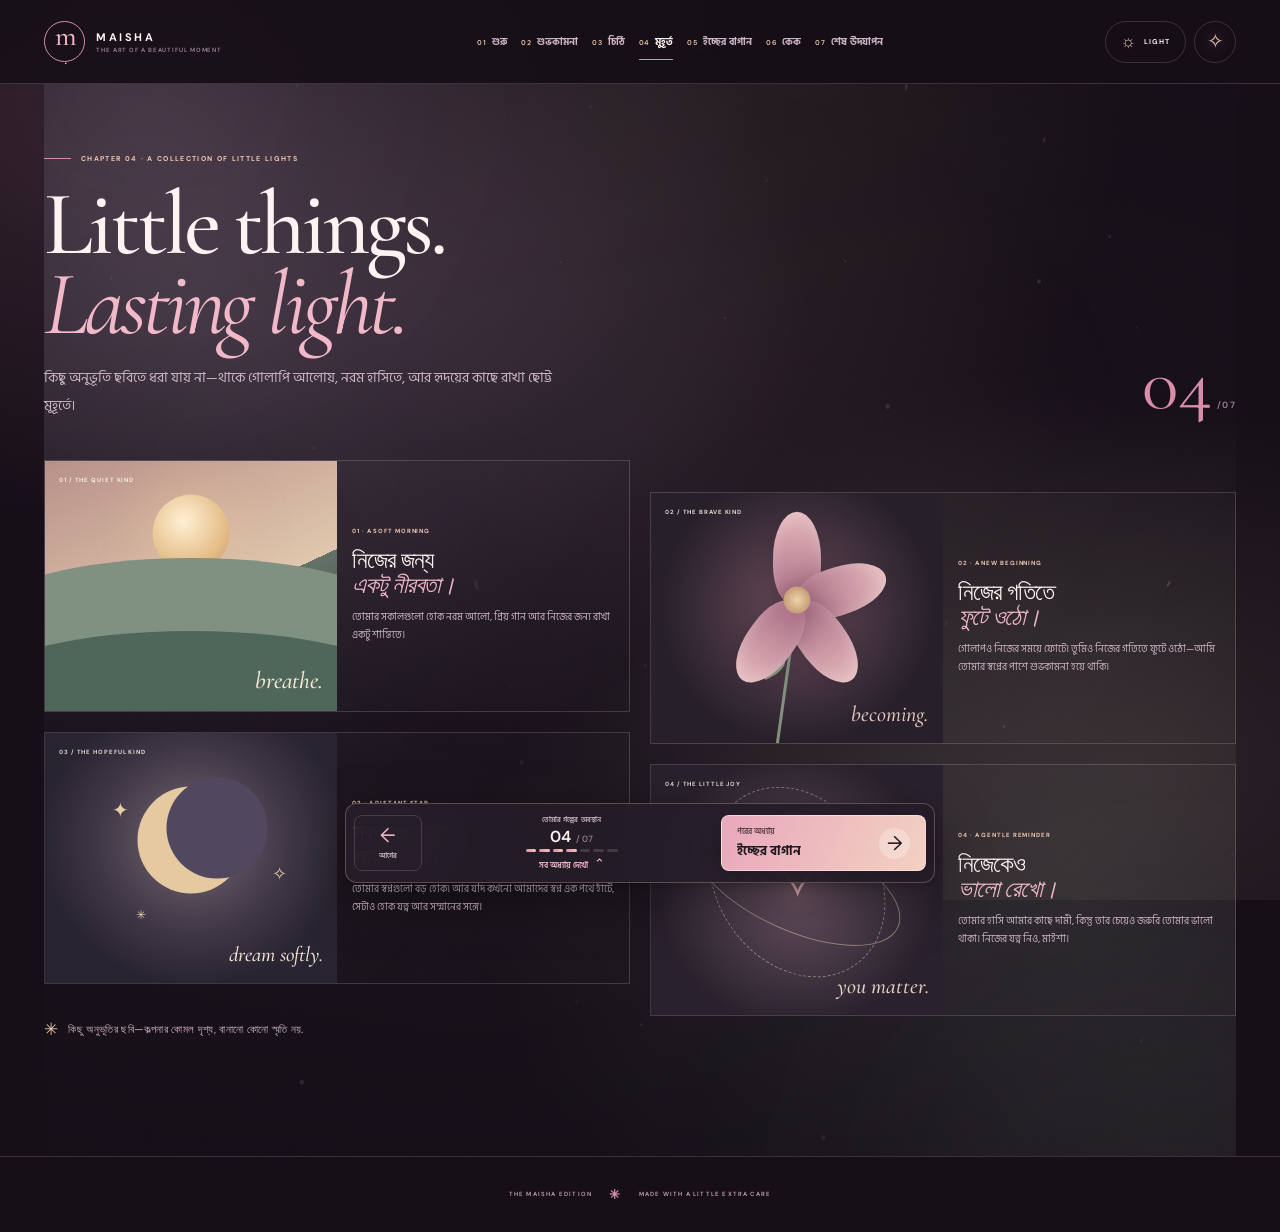
<file: memories.html>
<!doctype html>
<html lang="bn">
<head>
<meta charset="utf-8"><meta name="viewport" content="width=device-width, initial-scale=1, viewport-fit=cover">
<meta name="theme-color" content="#160f18"><meta name="description" content="শান্ত সকাল, ছোট্ট ফুল, স্বপ্ন আর আনন্দের চারটি illustrated keepsake মুহূর্ত।">
<meta property="og:type" content="website"><meta property="og:title" content="Little Things, Lasting Light — Maisha"><meta property="og:description" content="শান্ত সকাল, ছোট্ট ফুল, স্বপ্ন আর আনন্দের চারটি illustrated keepsake মুহূর্ত।"><meta property="og:image" content="https://strongthink106-web.github.io/my-Jan-maisha-/assets/maisha-social.svg">
<title>Little Things, Lasting Light — Maisha</title><link rel="icon" href="assets/favicon.svg" type="image/svg+xml">
<link rel="preconnect" href="https://fonts.googleapis.com"><link rel="preconnect" href="https://fonts.gstatic.com" crossorigin>
<link href="https://fonts.googleapis.com/css2?family=Cormorant+Garamond:ital,wght@0,400;0,500;0,600;1,400;1,500;1,600&family=DM+Sans:wght@400;500;600;700&family=Hind+Siliguri:wght@400;500;600;700&display=swap" rel="stylesheet">
<link rel="stylesheet" href="assets/maisha.css"><link rel="stylesheet" href="assets/cinematic.css"><link rel="stylesheet" href="assets/navigation.css"><script src="assets/maisha.js" defer></script><script src="assets/cinematic.js" defer></script>
</head>
<body data-page="memories">
<a class="skip-link" href="#main-content">মূল কনটেন্টে যাও</a>
<div class="reading-progress" aria-hidden="true"><span id="readingProgress"></span></div>
<header class="site-header"><div class="header-inner shell">
<a class="brand" href="index.html" aria-label="Maisha edition home"><span class="brand-monogram">m<span>.</span></span><span class="brand-name"><b>MAISHA</b><small>THE ART OF A BEAUTIFUL MOMENT</small></span></a>
<nav class="desktop-nav" aria-label="প্রধান পেজ নেভিগেশন"><a class="nav-link" href="index.html"><span>01</span><b>শুরু</b></a><a class="nav-link" href="wishes.html"><span>02</span><b>শুভকামনা</b></a><a class="nav-link" href="letter.html"><span>03</span><b>চিঠি</b></a><a class="nav-link is-active" href="memories.html" aria-current="page"><span>04</span><b>মুহূর্ত</b></a><a class="nav-link" href="garden.html"><span>05</span><b>ইচ্ছের বাগান</b></a><a class="nav-link" href="cake.html"><span>06</span><b>কেক</b></a><a class="nav-link" href="finale.html"><span>07</span><b>শেষ উদযাপন</b></a></nav>
<div class="header-controls"><button class="theme-toggle" id="themeToggle" type="button" aria-label="হালকা থিম চালু করো" aria-pressed="false"><span class="theme-symbol">☼</span><span class="theme-label">LIGHT</span></button><details class="mobile-menu"><summary aria-label="সব পেজ দেখো"><span>EXPLORE</span><b>＋</b></summary><div class="mobile-menu-panel"><p>THE SEVEN MOMENTS</p><a class="mobile-page-link" href="index.html"><span>01</span><b>শুরু</b></a><a class="mobile-page-link" href="wishes.html"><span>02</span><b>শুভকামনা</b></a><a class="mobile-page-link" href="letter.html"><span>03</span><b>চিঠি</b></a><a class="mobile-page-link is-active" href="memories.html" aria-current="page"><span>04</span><b>মুহূর্ত</b></a><a class="mobile-page-link" href="garden.html"><span>05</span><b>ইচ্ছের বাগান</b></a><a class="mobile-page-link" href="cake.html"><span>06</span><b>কেক</b></a><a class="mobile-page-link" href="finale.html"><span>07</span><b>শেষ উদযাপন</b></a></div></details></div>
</div></header>
<main id="main-content">
<section class="page-shell shell">
  <div class="page-intro reveal"><p class="eyebrow"><span class="eyebrow-line"></span> CHAPTER 04 · A COLLECTION OF LITTLE LIGHTS</p><div class="intro-row"><div><h1 id="page-title">Little things.<br><em>Lasting light.</em></h1><p class="page-lead">কিছু অনুভূতি ছবিতে ধরা যায় না—থাকে গোলাপি আলোয়, নরম হাসিতে, আর হৃদয়ের কাছে রাখা ছোট্ট মুহূর্তে।</p></div><span class="large-index">04<span>/07</span></span></div></div>
  <div class="memory-editorial">
    <article class="memory-feature memory-dawn reveal"><div class="memory-art art-dawn"><span class="memory-art-label">01 / THE QUIET KIND</span><div class="dawn-sun"></div><div class="dawn-horizon horizon-back"></div><div class="dawn-horizon horizon-front"></div><span class="dawn-word">breathe.</span></div><div class="memory-copy"><span>01 · A SOFT MORNING</span><h2>নিজের জন্য<br><em>একটু নীরবতা।</em></h2><p>তোমার সকালগুলো হোক নরম আলো, প্রিয় গান আর নিজের জন্য রাখা একটু শান্তিতে।</p></div></article>
    <article class="memory-feature memory-bloom reveal"><div class="memory-art art-bloom"><span class="memory-art-label">02 / THE BRAVE KIND</span><div class="bloom-stem"></div><div class="bloom-petal petal-a"></div><div class="bloom-petal petal-b"></div><div class="bloom-petal petal-c"></div><div class="bloom-petal petal-d"></div><div class="bloom-core"></div><span class="bloom-word">becoming.</span></div><div class="memory-copy"><span>02 · A NEW BEGINNING</span><h2>নিজের গতিতে<br><em>ফুটে ওঠো।</em></h2><p>গোলাপও নিজের সময়ে ফোটে। তুমিও নিজের গতিতে ফুটে ওঠো—আমি তোমার স্বপ্নের পাশে শুভকামনা হয়ে থাকি।</p></div></article>
    <article class="memory-feature memory-dream reveal"><div class="memory-art art-dream"><span class="memory-art-label">03 / THE HOPEFUL KIND</span><div class="dream-moon"></div><i class="dream-star star-1">✦</i><i class="dream-star star-2">✧</i><i class="dream-star star-3">✳</i><span class="dream-word">dream softly.</span></div><div class="memory-copy"><span>03 · A DISTANT STAR</span><h2>স্বপ্নগুলোকে<br><em>জায়গা দাও।</em></h2><p>তোমার স্বপ্নগুলো বড় হোক। আর যদি কখনো আমাদের স্বপ্ন এক পথে হাঁটে, সেটাও হোক যত্ন আর সম্মানের সঙ্গে।</p></div></article>
    <article class="memory-feature memory-joy reveal"><div class="memory-art art-joy"><span class="memory-art-label">04 / THE LITTLE JOY</span><div class="joy-orbit orbit-a"></div><div class="joy-orbit orbit-b"></div><span class="joy-heart">♡</span><span class="joy-word">you matter.</span></div><div class="memory-copy"><span>04 · A GENTLE REMINDER</span><h2>নিজেকেও<br><em>ভালো রেখো।</em></h2><p>তোমার হাসি আমার কাছে দামী, কিন্তু তার চেয়েও জরুরি তোমার ভালো থাকা। নিজের যত্ন নিও, মাইশা।</p></div></article>
  </div>
  <p class="closing-note"><span>✳</span> কিছু অনুভূতির ছবি—কল্পনার কোমল দৃশ্য, বানানো কোনো স্মৃতি নয়.</p>
</section></main>
<footer class="site-footer"><span>THE MAISHA EDITION</span><i>✳</i><span>MADE WITH A LITTLE EXTRA CARE</span></footer>
<nav class="page-dock page-dock--pro" aria-label="অধ্যায় নেভিগেশন">
  <a class="dock-prev" href="letter.html" aria-label="আগের অধ্যায়: চিঠি"><span aria-hidden="true">←</span><small>আগের</small></a>
  <details class="page-switch">
    <summary aria-label="অধ্যায় 4 এর মধ্যে ৭টি; সব অধ্যায় দেখো">
      <span class="dock-current-label">তোমার গল্পের অবস্থান</span>
      <span class="dock-count"><b>04</b><i>/ 07</i></span>
      <span class="dock-segments" aria-hidden="true"><i class="is-done"></i><i class="is-done"></i><i class="is-done"></i><i class="is-done"></i><i></i><i></i><i></i></span>
      <span class="dock-all-label">সব অধ্যায় দেখো <b aria-hidden="true">⌃</b></span>
    </summary>
    <div class="page-switch-panel">
      <p>THE SEVEN CHAPTERS</p>
      <div class="dock-menu-note">এটি সাতটি আলাদা অধ্যায়ের একটি গল্প—যেকোনোটি বেছে নাও।</div>
      <a class="dock-page-link" href="index.html"><span>01</span><b>শুরু</b></a><a class="dock-page-link" href="wishes.html"><span>02</span><b>শুভকামনা</b></a><a class="dock-page-link" href="letter.html"><span>03</span><b>চিঠি</b></a><a class="dock-page-link is-active" href="memories.html" aria-current="page"><span>04</span><b>মুহূর্ত</b><small>এখন এখানে</small></a><a class="dock-page-link" href="garden.html"><span>05</span><b>ইচ্ছের বাগান</b></a><a class="dock-page-link" href="cake.html"><span>06</span><b>কেক</b></a><a class="dock-page-link" href="finale.html"><span>07</span><b>শেষ উদযাপন</b></a>
    </div>
  </details>
  <a class="dock-next-cta" href="garden.html" aria-label="পরের অধ্যায়: ইচ্ছের বাগান">
    <span class="dock-next-copy"><small>পরের অধ্যায়</small><b>ইচ্ছের বাগান</b></span>
    <span class="dock-next-arrow" aria-hidden="true">→</span>
  </a>
</nav>
</body></html>
</file>
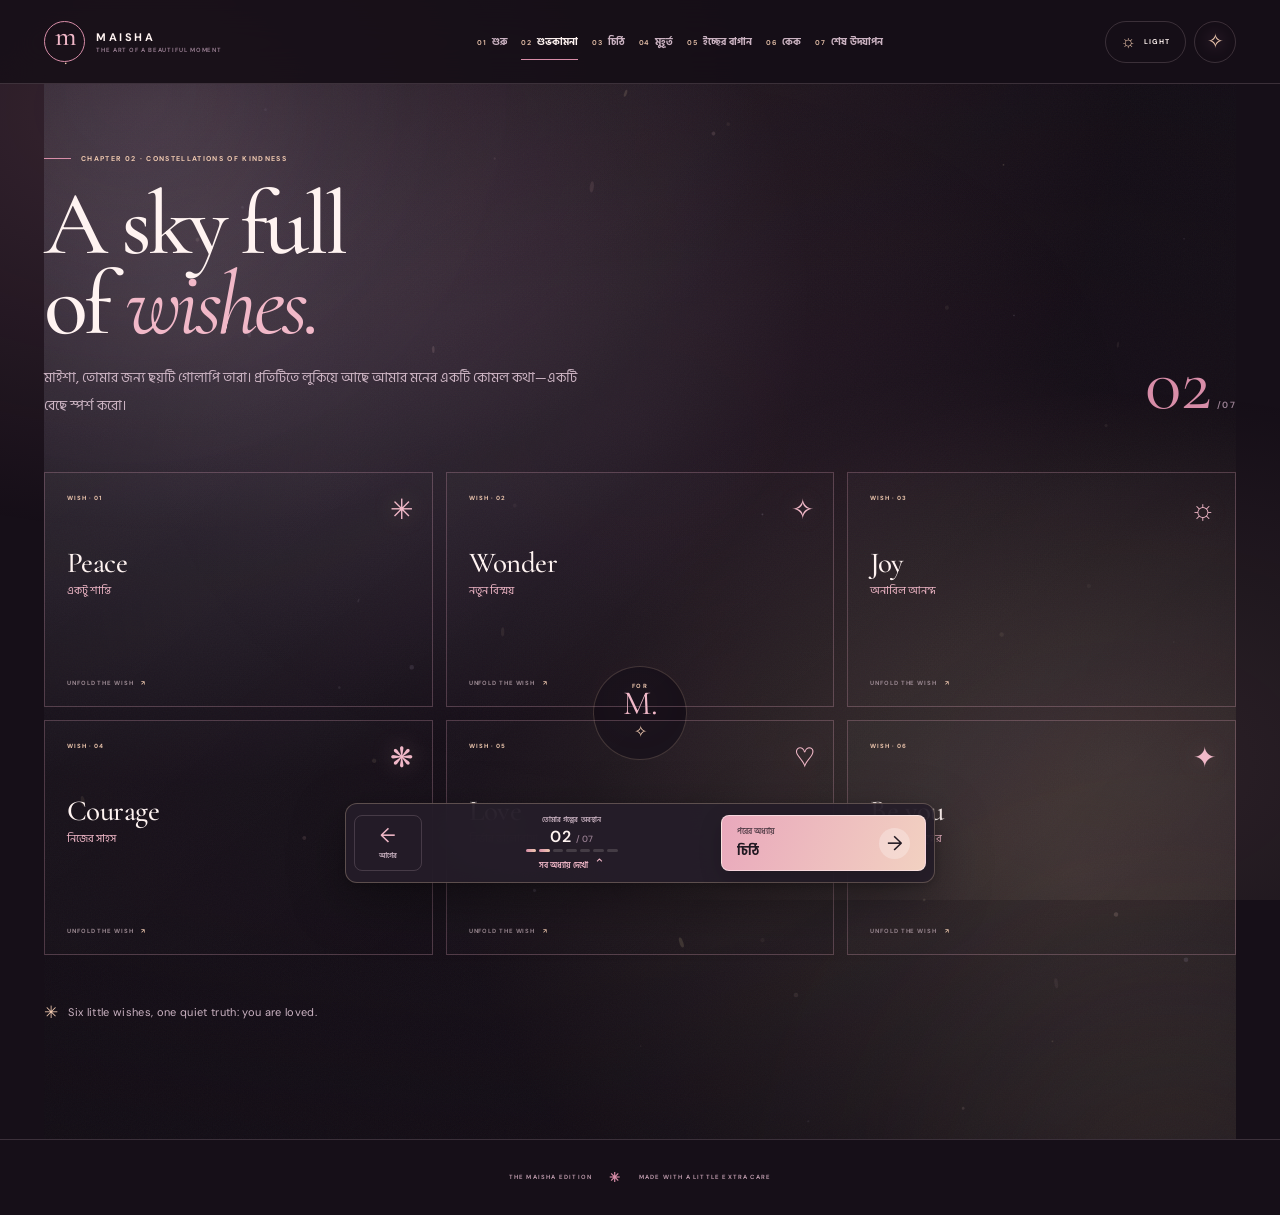
<file: wishes.html>
<!doctype html>
<html lang="bn">
<head>
<meta charset="utf-8"><meta name="viewport" content="width=device-width, initial-scale=1, viewport-fit=cover">
<meta name="theme-color" content="#160f18"><meta name="description" content="Maisha-র জন্য ছয়টি যত্ন করে বেছে নেওয়া শুভকামনা—প্রতিটি তারায় একটি বার্তা।">
<meta property="og:type" content="website"><meta property="og:title" content="A Sky Full of Wishes — For Maisha"><meta property="og:description" content="Maisha-র জন্য ছয়টি যত্ন করে বেছে নেওয়া শুভকামনা—প্রতিটি তারায় একটি বার্তা।"><meta property="og:image" content="https://strongthink106-web.github.io/my-Jan-maisha-/assets/maisha-social.svg">
<title>A Sky Full of Wishes — For Maisha</title><link rel="icon" href="assets/favicon.svg" type="image/svg+xml">
<link rel="preconnect" href="https://fonts.googleapis.com"><link rel="preconnect" href="https://fonts.gstatic.com" crossorigin>
<link href="https://fonts.googleapis.com/css2?family=Cormorant+Garamond:ital,wght@0,400;0,500;0,600;1,400;1,500;1,600&family=DM+Sans:wght@400;500;600;700&family=Hind+Siliguri:wght@400;500;600;700&display=swap" rel="stylesheet">
<link rel="stylesheet" href="assets/maisha.css"><link rel="stylesheet" href="assets/cinematic.css"><link rel="stylesheet" href="assets/navigation.css"><script src="assets/maisha.js" defer></script><script src="assets/cinematic.js" defer></script>
</head>
<body data-page="wishes">
<a class="skip-link" href="#main-content">মূল কনটেন্টে যাও</a>
<div class="reading-progress" aria-hidden="true"><span id="readingProgress"></span></div>
<header class="site-header"><div class="header-inner shell">
<a class="brand" href="index.html" aria-label="Maisha edition home"><span class="brand-monogram">m<span>.</span></span><span class="brand-name"><b>MAISHA</b><small>THE ART OF A BEAUTIFUL MOMENT</small></span></a>
<nav class="desktop-nav" aria-label="প্রধান পেজ নেভিগেশন"><a class="nav-link" href="index.html"><span>01</span><b>শুরু</b></a><a class="nav-link is-active" href="wishes.html" aria-current="page"><span>02</span><b>শুভকামনা</b></a><a class="nav-link" href="letter.html"><span>03</span><b>চিঠি</b></a><a class="nav-link" href="memories.html"><span>04</span><b>মুহূর্ত</b></a><a class="nav-link" href="garden.html"><span>05</span><b>ইচ্ছের বাগান</b></a><a class="nav-link" href="cake.html"><span>06</span><b>কেক</b></a><a class="nav-link" href="finale.html"><span>07</span><b>শেষ উদযাপন</b></a></nav>
<div class="header-controls"><button class="theme-toggle" id="themeToggle" type="button" aria-label="হালকা থিম চালু করো" aria-pressed="false"><span class="theme-symbol">☼</span><span class="theme-label">LIGHT</span></button><details class="mobile-menu"><summary aria-label="সব পেজ দেখো"><span>EXPLORE</span><b>＋</b></summary><div class="mobile-menu-panel"><p>THE SEVEN MOMENTS</p><a class="mobile-page-link" href="index.html"><span>01</span><b>শুরু</b></a><a class="mobile-page-link is-active" href="wishes.html" aria-current="page"><span>02</span><b>শুভকামনা</b></a><a class="mobile-page-link" href="letter.html"><span>03</span><b>চিঠি</b></a><a class="mobile-page-link" href="memories.html"><span>04</span><b>মুহূর্ত</b></a><a class="mobile-page-link" href="garden.html"><span>05</span><b>ইচ্ছের বাগান</b></a><a class="mobile-page-link" href="cake.html"><span>06</span><b>কেক</b></a><a class="mobile-page-link" href="finale.html"><span>07</span><b>শেষ উদযাপন</b></a></div></details></div>
</div></header>
<main id="main-content">
<section class="page-shell shell">
  <div class="page-intro reveal"><p class="eyebrow"><span class="eyebrow-line"></span> CHAPTER 02 · CONSTELLATIONS OF KINDNESS</p><div class="intro-row"><div><h1 id="page-title">A sky full<br>of <em>wishes.</em></h1><p class="page-lead">মাইশা, তোমার জন্য ছয়টি গোলাপি তারা। প্রতিটিতে লুকিয়ে আছে আমার মনের একটি কোমল কথা—একটি বেছে স্পর্শ করো।</p></div><span class="large-index">02<span>/07</span></span></div></div>
  <div class="wish-universe">
    <div class="wish-grid">
      <button class="wish-star wish-one" type="button" data-wish aria-expanded="false"><span class="wish-number">WISH · 01</span><span class="wish-glyph">✳</span><b>Peace</b><span class="wish-bn">একটু শান্তি</span><span class="wish-message">তোমার দিনগুলো শান্তিতে ভরে থাকুক। আর আমাদের ছোট্ট পৃথিবীটা হোক নিরাপদ, কোমল আর নির্ভার।</span><small>UNFOLD THE WISH <i>↗</i></small></button>
      <button class="wish-star wish-two" type="button" data-wish aria-expanded="false"><span class="wish-number">WISH · 02</span><span class="wish-glyph">✧</span><b>Wonder</b><span class="wish-bn">নতুন বিস্ময়</span><span class="wish-message">প্রতিটি নতুন দিনে তোমার চোখে নতুন স্বপ্ন জ্বলুক, আর জীবনের ছোট ছোট সৌন্দর্য তোমাকে অবাক করুক।</span><small>UNFOLD THE WISH <i>↗</i></small></button>
      <button class="wish-star wish-three" type="button" data-wish aria-expanded="false"><span class="wish-number">WISH · 03</span><span class="wish-glyph">☼</span><b>Joy</b><span class="wish-bn">অনাবিল আনন্দ</span><span class="wish-message">তোমার হাসি যেন কখনো ম্লান না হয়। আর কোনো এক সাধারণ দিনও যেন আমাদের কাছে অসাধারণ হয়ে ওঠে।</span><small>UNFOLD THE WISH <i>↗</i></small></button>
      <button class="wish-star wish-four" type="button" data-wish aria-expanded="false"><span class="wish-number">WISH · 04</span><span class="wish-glyph">❋</span><b>Courage</b><span class="wish-bn">নিজের সাহস</span><span class="wish-message">নিজের স্বপ্নের পাশে থেকো। ভুল হলে শিখবে, ক্লান্ত হলে থামবে, তারপর নিজের গতিতে এগিয়ে যাবে।</span><small>UNFOLD THE WISH <i>↗</i></small></button>
      <button class="wish-star wish-five" type="button" data-wish aria-expanded="false"><span class="wish-number">WISH · 05</span><span class="wish-glyph">♡</span><b>Love</b><span class="wish-bn">নির্ভার ভালোবাসা</span><span class="wish-message">ভালোবাসা যেন তোমাকে কখনো ছোট না করে; বরং তোমার ডানা মেলে দিতে সাহায্য করে। তুমি সবসময় সম্মান, যত্ন আর কোমলতা পাও।</span><small>UNFOLD THE WISH <i>↗</i></small></button>
      <button class="wish-star wish-six" type="button" data-wish aria-expanded="false"><span class="wish-number">WISH · 06</span><span class="wish-glyph">✦</span><b>Be you</b><span class="wish-bn">নিজের মতো সুন্দর</span><span class="wish-message">তোমার আলাদা রং, আলাদা স্বপ্ন, আলাদা হাসিটা যেন কখনো হারিয়ে না যায়। নিজের মতো করেই উজ্জ্বল থেকো।</span><small>UNFOLD THE WISH <i>↗</i></small></button>
    </div>
    <div class="wish-centerpiece" aria-hidden="true"><span>FOR</span><b>M.</b><i>✧</i></div>
  </div>
  <p class="closing-note"><span>✳</span> Six little wishes, one quiet truth: you are loved.</p>
</section></main>
<footer class="site-footer"><span>THE MAISHA EDITION</span><i>✳</i><span>MADE WITH A LITTLE EXTRA CARE</span></footer>
<nav class="page-dock page-dock--pro" aria-label="অধ্যায় নেভিগেশন">
  <a class="dock-prev" href="index.html" aria-label="আগের অধ্যায়: শুরু"><span aria-hidden="true">←</span><small>আগের</small></a>
  <details class="page-switch">
    <summary aria-label="অধ্যায় 2 এর মধ্যে ৭টি; সব অধ্যায় দেখো">
      <span class="dock-current-label">তোমার গল্পের অবস্থান</span>
      <span class="dock-count"><b>02</b><i>/ 07</i></span>
      <span class="dock-segments" aria-hidden="true"><i class="is-done"></i><i class="is-done"></i><i></i><i></i><i></i><i></i><i></i></span>
      <span class="dock-all-label">সব অধ্যায় দেখো <b aria-hidden="true">⌃</b></span>
    </summary>
    <div class="page-switch-panel">
      <p>THE SEVEN CHAPTERS</p>
      <div class="dock-menu-note">এটি সাতটি আলাদা অধ্যায়ের একটি গল্প—যেকোনোটি বেছে নাও।</div>
      <a class="dock-page-link" href="index.html"><span>01</span><b>শুরু</b></a><a class="dock-page-link is-active" href="wishes.html" aria-current="page"><span>02</span><b>শুভকামনা</b><small>এখন এখানে</small></a><a class="dock-page-link" href="letter.html"><span>03</span><b>চিঠি</b></a><a class="dock-page-link" href="memories.html"><span>04</span><b>মুহূর্ত</b></a><a class="dock-page-link" href="garden.html"><span>05</span><b>ইচ্ছের বাগান</b></a><a class="dock-page-link" href="cake.html"><span>06</span><b>কেক</b></a><a class="dock-page-link" href="finale.html"><span>07</span><b>শেষ উদযাপন</b></a>
    </div>
  </details>
  <a class="dock-next-cta" href="letter.html" aria-label="পরের অধ্যায়: চিঠি">
    <span class="dock-next-copy"><small>পরের অধ্যায়</small><b>চিঠি</b></span>
    <span class="dock-next-arrow" aria-hidden="true">→</span>
  </a>
</nav>
</body></html>
</file>
<file: assets/maisha.css>
:root{color-scheme:dark;--bg:#17131c;--bg2:#201923;--panel:#261e29;--panel2:#302532;--text:#f4eee7;--muted:#b9abb1;--faint:#8f818b;--line:rgba(245,231,226,.15);--line2:rgba(245,231,226,.28);--rose:#c58b99;--roseLight:#e3b6b7;--champagne:#d8bd94;--sage:#9ba997;--lilac:#bcb0c9;--paper:#f3ece2;--paperInk:#392f38;--serif:'Cormorant Garamond',Georgia,serif;--sans:'DM Sans',Arial,sans-serif;--bn:'Hind Siliguri',sans-serif;--max:1280px;--header:84px;--ease:cubic-bezier(.2,.75,.25,1)}
:root[data-theme="light"]{color-scheme:light;--bg:#eee7df;--bg2:#f5eee6;--panel:#e7ddd5;--panel2:#ded1ca;--text:#302630;--muted:#776973;--faint:#968890;--line:rgba(58,42,53,.16);--line2:rgba(58,42,53,.28);--rose:#a9697c;--roseLight:#b97988;--champagne:#9c794f;--sage:#768a78;--lilac:#9687aa;--paper:#fbf5ec;--paperInk:#392f38}
*{box-sizing:border-box}html{scroll-behavior:smooth;scroll-padding-top:100px}body{margin:0;min-height:100vh;background:var(--bg);color:var(--text);font-family:var(--bn),var(--sans),sans-serif;overflow-x:hidden;transition:background .35s,color .35s}body:before{content:"";position:fixed;inset:0;z-index:-2;pointer-events:none;background:radial-gradient(ellipse at 10% 10%,rgba(175,131,144,.09),transparent 38%),radial-gradient(ellipse at 88% 88%,rgba(181,151,115,.055),transparent 34%)}a{color:inherit;text-decoration:none}button,summary{font:inherit}button{color:inherit}button:focus-visible,a:focus-visible,summary:focus-visible{outline:2px solid var(--champagne);outline-offset:5px;border-radius:5px}::selection{background:var(--rose);color:#17131c}.shell{width:min(var(--max),calc(100% - 88px));margin-inline:auto}
.skip-link{position:fixed;top:8px;left:8px;z-index:1000;padding:12px 16px;background:var(--text);color:var(--bg);transform:translateY(-150%);border-radius:4px}.skip-link:focus{transform:translateY(0)}
.reading-progress{height:2px;position:fixed;top:0;left:0;right:0;z-index:120;background:transparent}.reading-progress span{display:block;height:100%;width:0;background:linear-gradient(90deg,var(--rose),var(--champagne));transition:width .08s linear}
.site-header{height:var(--header);position:sticky;top:0;z-index:90;background:color-mix(in srgb,var(--bg) 87%,transparent);border-bottom:1px solid var(--line);backdrop-filter:blur(18px);-webkit-backdrop-filter:blur(18px)}
.header-inner{height:100%;display:grid;grid-template-columns:225px 1fr 145px;align-items:center;gap:15px}
.brand{display:flex;align-items:center;gap:11px;width:max-content}
.brand-monogram{width:41px;height:41px;border:1px solid var(--rose);border-radius:50%;display:grid;place-items:center;font:500 28px/1 var(--serif);color:var(--roseLight);letter-spacing:-.08em}.brand-monogram span{font-size:17px;color:var(--champagne)}
.brand-name{display:flex;flex-direction:column;gap:2px}.brand-name b{font:700 11px var(--sans);letter-spacing:.23em}.brand-name small{font:600 6px var(--sans);letter-spacing:.15em;color:var(--faint)}
.desktop-nav{display:flex;justify-content:center;align-items:center;gap:clamp(7px,1.1vw,17px);white-space:nowrap}
.nav-link{display:flex;align-items:center;gap:5px;padding:11px 0 9px;border-bottom:1px solid transparent;color:var(--muted);font:500 10px var(--bn);transition:color .2s,border-color .2s}
.nav-link span{font:600 7px var(--sans);letter-spacing:.12em;color:var(--champagne)}.nav-link:hover,.nav-link.is-active{color:var(--text);border-color:var(--rose)}.nav-link.is-active b{font-weight:700}
.header-controls{display:flex;justify-content:flex-end;align-items:center;gap:8px}
.theme-toggle{height:42px;min-width:81px;padding:0 11px;display:flex;align-items:center;justify-content:center;gap:8px;border:1px solid var(--line);border-radius:30px;background:transparent;cursor:pointer;transition:background .2s,border-color .2s}
.theme-toggle:hover{background:var(--panel);border-color:var(--line2)}.theme-symbol{font-size:17px;color:var(--champagne)}.theme-label{font:700 7px var(--sans);letter-spacing:.16em}
.mobile-menu{display:none;position:relative}.mobile-menu summary{height:42px;min-width:92px;padding:0 12px;display:flex;align-items:center;justify-content:center;gap:10px;list-style:none;border:1px solid var(--line);border-radius:30px;cursor:pointer;font:700 7px var(--sans);letter-spacing:.15em}.mobile-menu summary::-webkit-details-marker,.page-switch summary::-webkit-details-marker{display:none}.mobile-menu summary b{font:16px var(--sans);color:var(--rose)}.mobile-menu-panel,.page-switch-panel{position:absolute;top:calc(100% + 13px);right:0;width:270px;padding:16px;background:var(--panel);border:1px solid var(--line2);box-shadow:0 25px 75px rgba(0,0,0,.25);border-radius:8px;z-index:110}.mobile-menu-panel>p,.page-switch-panel>p{margin:2px 6px 10px;color:var(--champagne);font:700 7px var(--sans);letter-spacing:.18em}
.mobile-page-link,.dock-page-link{display:flex;align-items:center;gap:12px;padding:11px 9px;border-radius:4px;color:var(--muted);font:500 12px var(--bn);transition:background .18s,color .18s}.mobile-page-link span,.dock-page-link span{color:var(--champagne);font:600 8px var(--sans)}.mobile-page-link:hover,.dock-page-link:hover,.mobile-page-link.is-active,.dock-page-link.is-active{background:var(--bg2);color:var(--text)}
.page-shell{min-height:calc(100svh - var(--header) - 76px);padding:70px 0 116px}
.eyebrow{display:flex;align-items:center;gap:10px;color:var(--champagne);font:700 7px var(--sans);letter-spacing:.19em;text-transform:uppercase;margin:0 0 22px}
.eyebrow-line{display:inline-block;width:27px;height:1px;background:var(--rose)}
.page-intro{position:relative;margin-bottom:40px}.intro-row{display:flex;justify-content:space-between;align-items:flex-end;gap:35px}
h1,h2{font-family:var(--serif);font-weight:500;letter-spacing:-.045em}
.page-intro h1{font-size:clamp(58px,7.1vw,96px);line-height:.88;margin:0 0 19px}
.page-intro h1 em{color:var(--roseLight);font-weight:400}
.page-lead{max-width:540px;color:var(--muted);font:400 14px/2 var(--bn);margin:0}
.large-index{font:400 clamp(46px,6vw,76px)/.8 var(--serif);color:var(--rose);white-space:nowrap;padding-bottom:5px}
.large-index span{font:600 9px var(--sans);letter-spacing:.15em;color:var(--faint);margin-left:5px}
.button{min-height:53px;padding:0 23px;display:inline-flex;align-items:center;justify-content:center;gap:22px;border:1px solid transparent;border-radius:3px;cursor:pointer;font:600 12px var(--bn);transition:transform .25s var(--ease),background .25s,border-color .25s,box-shadow .25s}
.button:hover{transform:translateY(-3px)}.button span{font:19px var(--sans)}
.button-ivory{background:var(--paper);color:var(--paperInk);box-shadow:0 8px 22px rgba(0,0,0,.14)}.button-ivory:hover{background:#fff8ef;box-shadow:0 13px 30px rgba(0,0,0,.2)}.button-ivory span{color:#a87569}
.underlink{padding:12px 0;border-bottom:1px solid var(--line2);color:var(--muted);font:600 9px var(--sans);letter-spacing:.04em}.underlink span{color:var(--champagne);padding-left:7px}
.closing-note{margin:34px 0 0;color:var(--muted);font:400 11px var(--sans);letter-spacing:.03em;display:flex;align-items:center;gap:10px}.closing-note span{color:var(--champagne);font-size:17px}
.site-footer{height:76px;border-top:1px solid var(--line);display:flex;align-items:center;justify-content:center;gap:17px;color:var(--faint);font:600 6px var(--sans);letter-spacing:.2em}.site-footer i{font-style:normal;color:var(--rose);font-size:13px}
.page-dock{position:fixed;z-index:100;left:50%;bottom:17px;transform:translateX(-50%);min-width:320px;display:flex;align-items:center;justify-content:space-between;gap:16px;padding:6px 13px;background:color-mix(in srgb,var(--panel) 93%,transparent);border:1px solid var(--line2);border-radius:6px;box-shadow:0 15px 45px rgba(0,0,0,.24);backdrop-filter:blur(18px)}
.dock-step{display:flex;align-items:center;gap:8px;min-width:73px;min-height:44px;color:var(--muted)}.dock-step span{font:20px var(--sans);color:var(--rose)}.dock-step small{font:700 6px var(--sans);letter-spacing:.13em}.dock-next{justify-content:flex-end}.dock-step.is-disabled{opacity:.28}
.page-switch{position:relative;flex:1;text-align:center}.page-switch summary{min-height:44px;display:flex;align-items:center;justify-content:center;flex-direction:column;list-style:none;cursor:pointer;gap:1px}.page-switch summary>small{color:var(--champagne);font:700 6px var(--sans);letter-spacing:.16em}.page-switch summary>b{font:700 11px var(--sans);letter-spacing:.11em}.page-switch summary>b i{font-style:normal;color:var(--faint);font-weight:400}.page-switch summary>span{color:var(--muted);font:400 8px var(--bn)}.page-switch summary>span strong{color:var(--rose);margin-left:4px}
.page-switch-panel{top:auto;bottom:calc(100% + 12px);left:50%;right:auto;transform:translateX(-50%);text-align:left}
.reveal{opacity:0;transform:translateY(20px);transition:opacity .75s var(--ease),transform .75s var(--ease)}.reveal.is-visible{opacity:1;transform:none}
.hero-stage{min-height:min(790px,calc(100svh - var(--header)));position:relative;display:flex;align-items:center;overflow:hidden;background:radial-gradient(ellipse at 76% 46%,rgba(150,93,113,.22),transparent 37%),radial-gradient(ellipse at 10% 90%,rgba(114,102,120,.12),transparent 35%),linear-gradient(112deg,#17131c 0%,#211824 58%,#2a1f2b 100%);isolation:isolate}
.hero-stage:after{content:"";position:absolute;z-index:-1;inset:0;opacity:.21;pointer-events:none;background-image:url("data:image/svg+xml,%3Csvg viewBox='0 0 180 180' xmlns='http://www.w3.org/2000/svg'%3E%3Cfilter id='grain'%3E%3CfeTurbulence type='fractalNoise' baseFrequency='.82' numOctaves='3' stitchTiles='stitch'/%3E%3C/filter%3E%3Crect width='100%25' height='100%25' filter='url(%23grain)' opacity='.18'/%3E%3C/svg%3E")}
.hero-noise{position:absolute;z-index:-1;inset:0;background:radial-gradient(circle at 20% 20%,rgba(218,181,153,.07) 0 1px,transparent 2px),radial-gradient(circle at 70% 65%,rgba(225,186,187,.1) 0 1px,transparent 2px);background-size:92px 100px,147px 133px;opacity:.45}
.hero-layout{display:grid;grid-template-columns:1.02fr .98fr;align-items:center;gap:4vw;padding:55px 0 73px}
.hero-copy{position:relative;z-index:2;padding:20px 0 15px}.light-eyebrow{color:#d3b995}.hero-eyebrow .eyebrow-index{margin-left:auto}
.hero-copy .eyebrow{margin-bottom:29px}.hero-kicker{font:500 14px var(--bn);color:#d4a7aa;margin:0 0 15px}
.hero-copy h1{font:400 clamp(74px,9vw,124px)/.78 var(--serif);letter-spacing:-.055em;margin:0 0 28px;color:#f5eee5}
.hero-copy h1 em{font-weight:400;color:#d7a4a9}.hero-lead{max-width:500px;margin:0 0 29px;color:#c3b2b6;font:400 13px/2.05 var(--bn)}
.hero-actions{display:flex;align-items:center;gap:25px;flex-wrap:wrap}
.hero-footnote{margin-top:58px;display:flex;align-items:center;gap:11px;color:#91818c;font:700 6px var(--sans);letter-spacing:.19em}.footnote-rule{width:28px;height:1px;background:#a47b85}
.hero-art{height:min(610px,53vw);min-height:480px;position:relative;display:grid;place-items:center}
.hero-art-frame{position:relative;width:100%;height:100%;display:grid;place-items:center}
.hero-art-frame:before{content:"";position:absolute;width:88%;height:88%;border:1px solid rgba(220,190,165,.22);border-radius:50%;transform:rotate(-18deg)}
.hero-art-frame:after{content:"";position:absolute;width:72%;height:98%;border:1px dashed rgba(218,172,174,.26);border-radius:50%;transform:rotate(27deg)}
.hero-art img{position:relative;z-index:1;width:106%;max-width:650px;filter:drop-shadow(0 35px 65px rgba(0,0,0,.28));animation:art-breathe 8s ease-in-out infinite}
@keyframes art-breathe{50%{transform:translateY(-10px) rotate(1deg)}}
.art-index{position:absolute;z-index:3;top:4%;left:6%;font:700 7px var(--sans);letter-spacing:.16em;color:#cdb38f}.art-index i{font-style:normal;color:#8e7d85;margin:0 6px}
.art-caption{position:absolute;z-index:3;right:2%;bottom:6%;font:italic 500 20px/1.05 var(--serif);color:#e6c2b9;text-align:right}
.orbit-word{position:absolute;z-index:2;font:700 6px var(--sans);letter-spacing:.2em;color:#9c8991;writing-mode:vertical-rl}.orbit-word-a{top:15%;right:0}.orbit-word-b{bottom:13%;left:0;transform:rotate(180deg)}
.hero-bottom{position:absolute;bottom:22px;left:0;right:0;display:flex;align-items:center;justify-content:space-between;color:#978792;font:700 6px var(--sans);letter-spacing:.18em}.scroll-mark{font:18px var(--sans);color:#d0a3a4}
.home-after{padding:84px 0 72px}
.home-after-label{display:flex;justify-content:space-between;align-items:center;border-bottom:1px solid var(--line);padding-bottom:14px}.home-after-label .eyebrow{margin:0}.fine-index{font:700 6px var(--sans);letter-spacing:.16em;color:var(--faint)}
.home-after-grid{display:grid;grid-template-columns:1fr 1fr;gap:10vw;padding:44px 0 48px}
.home-after-grid h2{font:400 clamp(42px,5.3vw,68px)/.98 var(--serif);margin:0;color:var(--text)}.home-after-grid h2 em{color:var(--roseLight)}
.home-after-grid p{max-width:500px;margin:0 0 19px;color:var(--muted);font:400 13px/2 var(--bn)}.line-link{font:600 10px var(--bn);color:var(--text);border-bottom:1px solid var(--rose);padding-bottom:8px}.line-link span{color:var(--champagne);margin-left:8px}
.moment-rail{display:grid;grid-template-columns:repeat(3,1fr);border-block:1px solid var(--line)}
.moment-rail>div{padding:22px 24px;display:flex;flex-direction:column;gap:5px;border-right:1px solid var(--line)}.moment-rail>div:last-child{border:0}
.moment-rail b{font:400 34px var(--serif);color:var(--roseLight)}.moment-rail span{font:700 6px var(--sans);letter-spacing:.16em;color:var(--faint)}
.wish-universe{position:relative;padding:12px 0}
.wish-grid{display:grid;grid-template-columns:repeat(3,1fr);gap:13px;position:relative;z-index:2}
.wish-star{min-height:235px;position:relative;padding:21px 22px 19px;border:1px solid var(--line);background:linear-gradient(140deg,rgba(255,255,255,.025),rgba(255,255,255,.005));text-align:left;display:flex;align-items:flex-start;flex-direction:column;cursor:pointer;overflow:hidden;transition:transform .28s var(--ease),border-color .28s,background .28s}
.wish-star:before{content:"";position:absolute;inset:0;background:radial-gradient(circle at 90% 12%,rgba(219,174,169,.12),transparent 45%);opacity:0;transition:opacity .3s}
.wish-star:hover{transform:translateY(-5px);border-color:rgba(221,185,159,.5)}.wish-star:hover:before{opacity:1}
.wish-number{font:700 6px var(--sans);letter-spacing:.17em;color:var(--champagne)}
.wish-glyph{position:absolute;right:19px;top:15px;color:var(--roseLight);font-size:28px;text-shadow:0 0 24px rgba(224,176,179,.3)}
.wish-star>b{font:500 29px var(--serif);letter-spacing:-.02em;margin-top:43px;color:var(--text)}
.wish-bn{font:400 11px var(--bn);color:var(--roseLight);margin-top:2px}
.wish-message{display:none;max-width:270px;margin-top:13px;color:var(--muted);font:400 11px/1.9 var(--bn)}
.wish-star>small{margin-top:auto;padding-top:18px;color:#9b8992;font:700 6px var(--sans);letter-spacing:.15em}.wish-star>small i{font-style:normal;color:var(--champagne);margin-left:6px}
.wish-star[aria-expanded=true]{background:linear-gradient(145deg,#342632,#261e29);border-color:rgba(220,180,158,.7);min-height:250px}
.wish-star[aria-expanded=true] .wish-message{display:block;animation:reveal .4s var(--ease) both}
.wish-star[aria-expanded=true]>b{margin-top:26px}
@keyframes reveal{from{opacity:0;transform:translateY(8px)}to{opacity:1;transform:none}}
.wish-centerpiece{position:absolute;top:50%;left:50%;transform:translate(-50%,-50%);z-index:1;width:94px;height:94px;border:1px solid rgba(218,184,153,.22);border-radius:50%;display:flex;flex-direction:column;align-items:center;justify-content:center;background:var(--bg)}
.wish-centerpiece span{font:700 6px var(--sans);letter-spacing:.17em;color:var(--champagne)}.wish-centerpiece b{font:400 34px/.85 var(--serif);color:var(--roseLight)}.wish-centerpiece i{font-style:normal;color:var(--champagne)}
.letter-page .page-intro{margin-bottom:32px}
.letter-experience{display:grid;grid-template-columns:.65fr 1.35fr;gap:5vw;align-items:center;min-height:350px}
.letter-side-note{padding:15px 0 15px 25px;border-left:1px solid var(--rose);max-width:230px}.side-note-number{color:var(--champagne);font:700 6px var(--sans);letter-spacing:.18em}.letter-side-note p{color:var(--muted);font:400 13px/2 var(--bn);margin:16px 0 25px}.side-note-mark{font:italic 500 35px var(--serif);color:var(--roseLight)}
.envelope-scene{height:340px;position:relative;display:flex;align-items:center;justify-content:center;flex-direction:column;perspective:900px}
.envelope-shadow{position:absolute;bottom:52px;width:58%;height:30px;border-radius:50%;background:rgba(0,0,0,.34);filter:blur(17px)}
.letter-envelope{width:min(430px,90%);height:270px;position:relative;transform-style:preserve-3d;transition:transform .65s var(--ease)}
.envelope-back{position:absolute;inset:0;background:linear-gradient(140deg,#85616f,#674957);clip-path:polygon(0 0,100% 0,100% 100%,0 100%);border:1px solid rgba(246,220,205,.3)}
.letter-sheet-peek{position:absolute;z-index:1;left:8%;right:8%;top:-12%;height:82%;background:var(--paper);box-shadow:0 3px 12px rgba(0,0,0,.2);transition:transform .8s var(--ease)}
.envelope-front{position:absolute;z-index:3;inset:0;background:linear-gradient(150deg,#b07a84,#805866);clip-path:polygon(0 0,50% 58%,100% 0,100% 100%,0 100%)}
.envelope-flap{position:absolute;z-index:4;inset:0;background:linear-gradient(160deg,#c08d94,#956676);clip-path:polygon(0 0,100% 0,50% 58%);transform-origin:top center;transition:transform .7s var(--ease),z-index .01s .5s}
.wax-seal{position:absolute;z-index:6;left:50%;top:58%;transform:translate(-50%,-50%);width:57px;height:57px;border-radius:50%;border:1px solid rgba(248,229,203,.7);background:radial-gradient(circle at 35% 30%,#d3a7a1,#805366 76%);box-shadow:0 8px 21px rgba(0,0,0,.23);display:flex;flex-direction:column;align-items:center;justify-content:center;color:#f2dfce;cursor:pointer;transition:transform .3s,opacity .3s}
.wax-seal span{font:500 22px var(--serif)}.wax-seal i{font:12px var(--sans);font-style:normal;color:#ead0bb}
.wax-seal:hover{transform:translate(-50%,-50%) scale(1.08)}
.letter-envelope.is-open .envelope-flap{transform:rotateX(180deg);z-index:0}.letter-envelope.is-open .letter-sheet-peek{transform:translateY(-75px) scale(1.03)}.letter-envelope.is-open .wax-seal{opacity:0;pointer-events:none}
.envelope-hint{position:absolute;bottom:3px;margin:0;color:var(--champagne);font:700 6px var(--sans);letter-spacing:.2em}.envelope-hint span{font:13px var(--sans);margin-left:8px;color:var(--roseLight)}
.letter-reveal{display:none;max-width:820px;margin:37px auto 0;padding:35px clamp(25px,5vw,65px);background:var(--paper);color:var(--paperInk);box-shadow:0 25px 70px rgba(0,0,0,.28);border:1px solid rgba(210,184,151,.65);position:relative}
.letter-reveal.is-open{display:block;animation:letter-arrive .85s var(--ease) both}
@keyframes letter-arrive{from{opacity:0;transform:translateY(22px) rotateX(8deg)}to{opacity:1;transform:none}}
.letter-paper-top,.letter-paper-bottom{display:flex;justify-content:space-between;gap:10px;color:#9a776f;font:700 6px var(--sans);letter-spacing:.16em}
.letter-paper-top{border-bottom:1px solid rgba(90,68,66,.2);padding-bottom:14px}.letter-paper-bottom{border-top:1px solid rgba(90,68,66,.2);padding-top:13px}
.letter-paper-body{position:relative;max-width:620px;padding:16px 0 24px}.letter-paper-body p{font:400 13px/2.1 var(--bn);color:#5d5154;margin:17px 0}.letter-paper-body .letter-dear{font:500 27px var(--serif);color:#8c5966}.letter-paper-body .letter-sign{font-size:12px;color:#805665;margin-top:25px}.letter-sign em{font:italic 500 22px var(--serif)}
.letter-stamp{position:absolute;right:0;bottom:28px;width:53px;height:53px;border:1px solid #bd8c85;border-radius:50%;display:grid;place-content:center;text-align:center;color:#a06f74;font:700 6px/1.4 var(--sans);letter-spacing:.13em;transform:rotate(9deg)}
.memory-editorial{display:grid;grid-template-columns:1fr 1fr;gap:20px}
.memory-feature{display:grid;grid-template-columns:1fr 1fr;min-height:250px;border:1px solid var(--line);background:linear-gradient(120deg,rgba(255,255,255,.035),rgba(255,255,255,.008));overflow:hidden}
.memory-feature:nth-child(2),.memory-feature:nth-child(4){transform:translateY(32px)}
.memory-art{min-height:250px;position:relative;overflow:hidden;isolation:isolate}
.memory-art-label{position:absolute;z-index:4;top:15px;left:14px;font:700 6px var(--sans);letter-spacing:.15em;color:rgba(255,248,236,.85)}
.art-dawn{background:linear-gradient(155deg,#b89088,#e0c7ad 58%,#647268 58%,#313d37)}
.dawn-sun{position:absolute;width:77px;height:77px;border-radius:50%;background:radial-gradient(circle at 40% 35%,#fff0d3,#e3bb85 65%,#c28d79);left:50%;top:29%;transform:translate(-50%,-50%);box-shadow:0 0 60px rgba(248,211,162,.4)}
.dawn-horizon{position:absolute;left:-20%;right:-20%;border-radius:50% 50% 0 0}.horizon-back{height:44%;bottom:17%;background:#819181}.horizon-front{height:40%;bottom:-8%;background:#4f675a}
.dawn-word{position:absolute;z-index:3;bottom:16px;right:14px;font:italic 500 24px var(--serif);color:#f5e7d7}
.art-bloom{background:radial-gradient(circle at 50% 46%,#6c4c5b,#27202b 68%)}.bloom-stem{position:absolute;left:50%;top:40%;height:65%;width:3px;background:#82917d;transform:rotate(8deg);transform-origin:top}.bloom-stem:after{content:"";position:absolute;left:-24px;top:45%;width:26px;height:12px;border-radius:100% 0 100% 0;background:#8a9b82;transform:rotate(-30deg)}
.bloom-petal{position:absolute;left:50%;top:43%;width:48px;height:93px;background:linear-gradient(#e3b7ba,#a96c85);border-radius:50% 50% 42% 42%;transform-origin:50% 100%;box-shadow:inset 0 5px 15px rgba(255,255,255,.2),0 7px 20px rgba(0,0,0,.15)}
.petal-a{transform:translate(-50%,-95%) rotate(0)}.petal-b{transform:translate(-50%,-95%) rotate(72deg)}.petal-c{transform:translate(-50%,-95%) rotate(144deg)}.petal-d{transform:translate(-50%,-95%) rotate(216deg)}.bloom-core{position:absolute;left:50%;top:43%;width:27px;height:27px;transform:translate(-50%,-50%);border-radius:50%;background:radial-gradient(circle,#eed5a7,#b58465)}
.bloom-word{position:absolute;bottom:16px;right:15px;font:italic 500 22px var(--serif);color:#e2c4b8}
.art-dream{background:radial-gradient(ellipse at 51% 43%,#65586d,#292431 72%)}.dream-moon{position:absolute;left:50%;top:43%;width:107px;height:107px;border-radius:50%;background:#e4c9a1;transform:translate(-50%,-50%);box-shadow:0 0 55px rgba(229,194,144,.16)}.dream-moon:after{content:"";position:absolute;left:29px;top:-9px;width:101px;height:101px;border-radius:50%;background:#51475e}
.dream-star{position:absolute;color:#e8cda4;font-style:normal}.star-1{top:25%;left:23%;font-size:20px}.star-2{top:51%;right:17%;font-size:18px}.star-3{bottom:23%;left:31%;font-size:12px}.dream-word{position:absolute;bottom:16px;right:14px;font:italic 500 21px var(--serif);color:#eee0d1}
.art-joy{background:radial-gradient(circle at 50% 50%,#6a5362,#29212d 72%)}.joy-orbit{position:absolute;left:50%;top:47%;border:1px solid rgba(230,201,175,.5);border-radius:50%;transform:translate(-50%,-50%) rotate(24deg)}.orbit-a{width:76%;height:39%}.orbit-b{width:55%;height:81%;transform:translate(-50%,-50%) rotate(-35deg);border-style:dashed}.joy-heart{position:absolute;left:50%;top:44%;transform:translate(-50%,-50%);font:65px var(--serif);color:#e0aeb4;text-shadow:0 0 32px rgba(224,174,180,.35)}.joy-word{position:absolute;right:14px;bottom:16px;font:italic 500 22px var(--serif);color:#e6d0c4}
.memory-copy{padding:19px 15px;display:flex;flex-direction:column;justify-content:center}
.memory-copy>span{color:var(--champagne);font:700 6px var(--sans);letter-spacing:.15em}
.memory-copy h2{font:500 24px/1.03 var(--serif);margin:14px 0 9px}.memory-copy h2 em{color:var(--roseLight);font-weight:400}
.memory-copy p{font:400 10px/1.85 var(--bn);color:var(--muted);margin:0}
.garden-layout{display:grid;grid-template-columns:.7fr 1.3fr;gap:5vw;align-items:center}
.garden-message{padding:12px 0}.tiny-label{color:var(--champagne);font:700 6px var(--sans);letter-spacing:.19em}
.garden-message h2,.cake-invitation h2{font:400 clamp(40px,4.7vw,61px)/.9 var(--serif);margin:18px 0 16px}.garden-message h2 em,.cake-invitation h2 em{color:var(--roseLight);font-weight:400}
.garden-message>p,.cake-invitation>p:not(.cake-status){max-width:335px;color:var(--muted);font:400 12px/2 var(--bn);margin:0 0 24px}
.garden-count{margin-top:28px;padding-top:16px;border-top:1px solid var(--line);display:flex;align-items:center;gap:13px}
.garden-count strong{font:400 35px var(--serif);color:var(--roseLight)}.garden-count span{font:700 6px var(--sans);letter-spacing:.16em;color:var(--faint)}
.garden-status{font:400 10px var(--bn);color:var(--roseLight);min-height:22px;margin:10px 0 0}
.garden-world{height:430px;position:relative;overflow:hidden;border:1px solid var(--line);background:radial-gradient(ellipse at 50% 44%,#57404f 0,#2c2430 54%,#1a1720 100%);isolation:isolate}
.garden-glow{position:absolute;width:290px;height:290px;border-radius:50%;left:50%;top:36%;transform:translate(-50%,-50%);background:radial-gradient(circle,rgba(212,164,148,.2),transparent 70%)}
.garden-moon{position:absolute;width:67px;height:67px;right:13%;top:13%;border-radius:50%;background:#e7ceaa;box-shadow:0 0 44px rgba(231,206,170,.25)}.garden-moon:after{content:"";position:absolute;width:63px;height:63px;left:17px;top:-8px;border-radius:50%;background:#3d3040}
.garden-constellation{position:absolute;color:#e3c7a1;z-index:2}.c-one{top:20%;left:17%;font-size:17px}.c-two{top:32%;right:28%;font-size:14px}.c-three{top:12%;left:48%;font-size:11px}
.garden-ridge{position:absolute;left:-10%;right:-10%;border-radius:50% 50% 0 0}.ridge-back{height:46%;bottom:10%;background:#657466}.ridge-front{height:36%;bottom:-8%;background:#344a41}
.garden-fixed{position:absolute;z-index:4;bottom:23%;display:flex;flex-direction:column;align-items:center}.garden-fixed i{font:44px var(--serif);font-style:normal;color:#d9a6a5;text-shadow:0 0 20px rgba(219,166,165,.3)}.garden-fixed b{width:2px;height:66px;background:#99a38c;margin-top:-2px}.f-one{left:18%}.f-two{left:51%;bottom:20%}.f-three{right:15%;bottom:27%}.f-two i{color:#e5ca9e;font-size:52px}.f-three i{color:#b8a7c5;font-size:39px}
.garden-base-caption{position:absolute;right:14px;bottom:12px;z-index:5;color:#d5c4b9;font:700 6px var(--sans);letter-spacing:.19em}
.grown-flower{position:absolute;z-index:6;bottom:20%;display:flex;flex-direction:column;align-items:center;transform-origin:bottom center;animation:flower-grow .7s var(--ease) both}
.grown-flower i{font:39px var(--serif);font-style:normal;color:var(--flower-color);text-shadow:0 0 20px color-mix(in srgb,var(--flower-color) 45%,transparent)}
.grown-flower b{height:58px;width:2px;background:#a9b394;margin-top:-4px}.grown-flower small{width:24px;height:10px;border-radius:100% 0 100% 0;background:#8fa48a;margin-top:-34px;transform:translateX(10px)}
@keyframes flower-grow{from{opacity:0;transform:scale(.05) translateY(24px)}to{opacity:1;transform:scale(1) translateY(0)}}
.cake-experience{display:grid;grid-template-columns:1.15fr .85fr;align-items:center;gap:4vw}
.cake-stage{height:450px;position:relative;display:flex;align-items:center;justify-content:flex-end;flex-direction:column;padding-bottom:54px}
.cake-light-halo{position:absolute;left:50%;top:43%;width:76%;height:76%;transform:translate(-50%,-50%);border:1px solid rgba(219,187,153,.22);border-radius:50%}
.cake-light-halo:after{content:"";position:absolute;inset:11%;border:1px dashed rgba(219,187,153,.17);border-radius:50%}
.cake-stars{position:absolute;top:14%;left:18%;right:16%;display:flex;justify-content:space-between;color:var(--champagne);font:19px var(--serif)}.cake-stars span{margin-top:80px}
.cake-candles{position:relative;z-index:5;display:flex;align-items:flex-end;gap:27px;margin-bottom:-3px}
.candle{width:11px;height:56px;position:relative;border-radius:3px;background:repeating-linear-gradient(135deg,#f7e6d6 0 7px,#c28a92 7px 13px);box-shadow:0 5px 10px rgba(0,0,0,.15)}
.candle-main{height:75px}
.candle i{position:absolute;left:-2px;top:-28px;width:15px;height:27px;border-radius:50% 50% 45% 45%;background:radial-gradient(ellipse at 50% 70%,#fff2cb 0 20%,#efc17c 43%,#d88969 72%,transparent 75%);filter:drop-shadow(0 0 11px rgba(245,193,124,.8));transform-origin:50% 90%;animation:flame-dance .8s ease-in-out infinite alternate}
@keyframes flame-dance{to{transform:rotate(5deg) scale(.86)}}
.candle.is-out i{opacity:0;transform:scale(.1);animation:none}
.cake-topper{position:relative;z-index:4;margin-bottom:9px;color:var(--roseLight);font:italic 500 17px var(--serif)}.cake-topper em{color:var(--champagne)}
.cake-tier{position:relative;z-index:3;display:flex;align-items:center;justify-content:space-around}
.tier-top{width:48%;height:62px;background:linear-gradient(100deg,#845a69,#c29299 46%,#744e62);border-radius:8px 8px 4px 4px;border-top:5px solid #e8c5bb;box-shadow:inset 0 -8px rgba(74,46,64,.3),0 5px 15px rgba(0,0,0,.12)}
.tier-top span{color:#f1d9c4;font:20px var(--serif)}
.tier-middle{width:57%;height:27px;background:linear-gradient(90deg,#d5ae96,#f0d2b9,#b27f7c);border-radius:50%;margin-bottom:-13px;box-shadow:0 4px 8px rgba(0,0,0,.13)}
.tier-middle i{width:19px;height:8px;border-radius:50%;background:#f4ddc7}
.tier-base{width:69%;height:94px;background:linear-gradient(100deg,#6f4b62,#ac7587 48%,#765268);border-radius:7px 7px 15px 15px;border-bottom:12px solid #503b54;box-shadow:inset 0 8px #d5a5a4,0 15px 25px rgba(0,0,0,.2)}
.tier-base span{font:24px var(--serif);color:#f0d5bc}
.cake-platter{z-index:2;width:81%;height:29px;border-radius:50%;background:linear-gradient(#e7d6c5,#a99591);box-shadow:0 13px 25px rgba(0,0,0,.2);margin-top:-2px}
.cake-invitation{padding-left:10px}
.cake-invitation h2{margin-top:15px}.cake-invitation>p:not(.cake-status){margin-bottom:23px}.cake-status{min-height:38px;color:var(--roseLight);font:400 10px/1.8 var(--bn);margin-top:13px}
.finale-stage{min-height:calc(100svh - var(--header));position:relative;display:flex;align-items:center;overflow:hidden;background:radial-gradient(ellipse at 76% 43%,#5e4255 0,transparent 38%),radial-gradient(ellipse at 14% 88%,#4b3b4a 0,transparent 36%),linear-gradient(125deg,#17131c,#2a202e 72%,#231a27);isolation:isolate}
.finale-stage:after{content:"";position:absolute;inset:0;z-index:-1;opacity:.16;background-image:url("data:image/svg+xml,%3Csvg viewBox='0 0 180 180' xmlns='http://www.w3.org/2000/svg'%3E%3Cfilter id='n'%3E%3CfeTurbulence type='fractalNoise' baseFrequency='.8' numOctaves='3' stitchTiles='stitch'/%3E%3C/filter%3E%3Crect width='100%25' height='100%25' filter='url(%23n)' opacity='.16'/%3E%3C/svg%3E")}
.finale-stars{position:absolute;inset:0;pointer-events:none}.finale-stars i{position:absolute;font-style:normal;color:#e4c6a1;opacity:.8}.finale-stars i:nth-child(1){top:18%;left:12%;font-size:18px}.finale-stars i:nth-child(2){top:28%;right:12%;font-size:23px}.finale-stars i:nth-child(3){bottom:20%;left:26%;font-size:14px}.finale-stars i:nth-child(4){top:12%;right:36%;font-size:30px}.finale-stars i:nth-child(5){bottom:24%;right:10%;font-size:17px}
.finale-inner{display:grid;grid-template-columns:1.05fr .95fr;align-items:center;gap:4vw;padding:65px 0 85px;position:relative;z-index:2}
.finale-copy .eyebrow{color:#d7bd9a}.finale-emblem{display:block;color:#dfb4b2;font-size:40px;margin:16px 0 10px}
.finale-copy h1{font:400 clamp(74px,8.7vw,116px)/.8 var(--serif);letter-spacing:-.055em;margin:0 0 25px;color:#f5eee6}.finale-copy h1 em{color:#dba5ac}
.finale-lead{max-width:510px;color:#ccbbc1;font:400 13px/2.08 var(--bn);margin:0 0 17px}
.finale-whisper{color:#e4c39e;font:500 14px var(--bn);margin:0 0 26px}
.finale-actions{display:flex;align-items:center;gap:22px;flex-wrap:wrap}.finale-restart{color:#c8b5bd;font:600 9px var(--sans);border-bottom:1px solid rgba(225,191,177,.4);padding:12px 0}
.finale-signature{margin-top:52px;color:#a998a5;font:700 6px var(--sans);letter-spacing:.19em}.finale-signature span{color:#e1aaac;font-size:12px;margin:0 8px}
.finale-art{height:500px;position:relative;display:grid;place-items:center}
.finale-orbit{position:absolute;border:1px solid rgba(226,194,159,.32);border-radius:50%}.orbit-one{width:75%;height:75%}.orbit-two{width:94%;height:60%;transform:rotate(32deg);border-style:dashed}.orbit-three{width:58%;height:94%;transform:rotate(-27deg)}
.finale-heart{width:225px;height:225px;border-radius:50%;display:flex;flex-direction:column;align-items:center;justify-content:center;background:radial-gradient(circle at 35% 30%,#f0d4c2,#c38f9b 57%,#715267 100%);box-shadow:0 28px 85px rgba(0,0,0,.35),inset -18px -20px 35px rgba(64,39,65,.25);color:#493746;transform:rotate(-8deg);position:relative}
.finale-heart:before{content:"";position:absolute;inset:12px;border:1px solid rgba(94,63,74,.3);border-radius:50%}
.finale-heart span{font:italic 500 20px var(--serif)}.finale-heart b{font:500 87px/.75 var(--serif);letter-spacing:-.1em}.finale-heart i{font:normal 19px var(--serif);margin-top:15px}
.finale-art-note{position:absolute;right:1%;bottom:8%;color:#d3b4a6;text-align:right;font:700 6px/1.7 var(--sans);letter-spacing:.2em}
.celebration-layer{position:absolute;inset:0;overflow:hidden;pointer-events:none;z-index:5}
.celebration-spark{position:absolute;width:7px;height:7px;border-radius:50%;background:var(--spark);left:var(--x);top:var(--y);opacity:0;animation:spark-out 1.35s var(--ease) forwards}
@keyframes spark-out{0%{opacity:0;transform:translate(0,0) scale(.1)}12%{opacity:1}100%{opacity:0;transform:translate(var(--dx),var(--dy)) scale(.55)}}
body[data-page="finale"] .site-footer{background:#17131c;border-color:rgba(245,231,226,.15)}
:root[data-theme="light"] .hero-stage,:root[data-theme="light"] .finale-stage{filter:saturate(.95)}
:root[data-theme="light"] .site-header{background:rgba(238,231,223,.9)}
:root[data-theme="light"] .page-dock{background:rgba(231,221,213,.94)}
:root[data-theme="light"] .wish-star[aria-expanded=true]{background:linear-gradient(145deg,#f4e5df,#e9d8d6)}
:root[data-theme="light"] .wish-star[aria-expanded=true] .wish-message{color:#655761}
@media(max-width:1120px){.header-inner{grid-template-columns:180px 1fr 130px;gap:7px}.desktop-nav{gap:7px}.nav-link{font-size:9px}.nav-link span{display:none}.hero-copy h1{font-size:clamp(70px,9vw,108px)}.memory-copy h2{font-size:22px}}
@media(max-width:900px){:root{--header:74px}.shell{width:calc(100% - 52px)}.header-inner{grid-template-columns:1fr auto}.desktop-nav{display:none}.mobile-menu{display:block}.hero-layout{grid-template-columns:1fr 1fr;gap:2vw}.hero-art{height:54vw;min-height:370px}.hero-copy h1{font-size:clamp(66px,9vw,93px)}.hero-lead{font-size:12px}.wish-grid{grid-template-columns:repeat(2,1fr)}.wish-star{min-height:220px}.wish-centerpiece{display:none}.letter-experience{gap:3vw}.memory-editorial{gap:12px}.memory-feature{grid-template-columns:1fr;grid-template-rows:180px 1fr}.memory-art{min-height:180px}.memory-copy{padding:16px}.memory-feature:nth-child(2),.memory-feature:nth-child(4){transform:translateY(20px)}.memory-copy h2{font-size:24px}.garden-world{height:390px}.cake-experience{gap:2vw}.cake-stage{height:410px}.finale-inner{grid-template-columns:1fr .85fr}.finale-art{height:390px}.finale-heart{width:175px;height:175px}.finale-heart b{font-size:70px}}
@media(max-width:640px){:root{--header:68px}.shell{width:calc(100% - 36px)}.site-header{height:var(--header)}.brand-monogram{width:36px;height:36px;font-size:24px}.brand-name b{font-size:10px}.brand-name small{font-size:5px;letter-spacing:.12em}.header-controls{gap:7px}.theme-toggle{width:43px;min-width:43px;height:43px;padding:0}.theme-label{display:none}.theme-symbol{font-size:18px}.mobile-menu summary{height:43px;min-width:84px;font-size:6px}.mobile-menu-panel{width:min(278px,calc(100vw - 36px))}.page-shell{min-height:calc(100svh - 144px);padding:39px 0 104px}.eyebrow{font-size:6px;letter-spacing:.15em;margin-bottom:17px}.page-intro{margin-bottom:27px}.intro-row{align-items:flex-start;gap:8px}.page-intro h1{font-size:clamp(50px,13vw,66px);line-height:.89;margin-bottom:14px}.page-lead{font-size:11px;line-height:1.9;max-width:100%}.large-index{font-size:43px;padding-top:4px}.large-index span{font-size:7px}.button{min-height:49px;padding:0 16px;gap:14px;font-size:10px}.closing-note{font-size:9px;line-height:1.7;margin-top:25px}
.hero-stage{min-height:calc(100svh - var(--header));min-height:690px;display:block}.hero-layout{display:flex;flex-direction:column;align-items:stretch;gap:0;padding:51px 0 70px}.hero-copy{padding:5px 0 0}.hero-copy .eyebrow{font-size:5px;letter-spacing:.13em;margin-bottom:24px}.hero-eyebrow .eyebrow-index{display:none}.hero-kicker{font-size:12px;margin-bottom:11px}.hero-copy h1{font-size:clamp(67px,16vw,88px);line-height:.78;margin-bottom:18px}.hero-lead{font-size:11px;line-height:1.9;margin-bottom:20px;max-width:100%}.hero-actions{gap:15px}.hero-actions .button{min-height:48px}.underlink{font-size:8px}.hero-footnote{margin-top:26px;font-size:5px}.hero-art{height:300px;min-height:280px;width:min(100%,390px);margin:5px auto 0}.hero-art img{width:105%;max-height:310px}.art-index{top:2%;left:3%;font-size:5px}.art-caption{right:0;bottom:2%;font-size:15px}.orbit-word{font-size:5px}.orbit-word-a{right:-5px}.orbit-word-b{left:-5px}.hero-bottom{bottom:14px;font-size:5px}.home-after{padding:55px 0 50px}.home-after-label .eyebrow{font-size:5px}.fine-index{font-size:5px}.home-after-grid{grid-template-columns:1fr;gap:17px;padding:24px 0 28px}.home-after-grid h2{font-size:49px}.home-after-grid p{font-size:11px;line-height:1.9}.moment-rail>div{padding:15px 10px}.moment-rail b{font-size:27px}.moment-rail span{font-size:5px;letter-spacing:.12em}
.wish-grid{gap:9px}.wish-star{min-height:190px;padding:15px 12px}.wish-star[aria-expanded=true]{min-height:225px}.wish-number{font-size:5px}.wish-glyph{right:11px;top:10px;font-size:22px}.wish-star>b{font-size:24px;margin-top:38px}.wish-bn{font-size:9px}.wish-message{font-size:9px;line-height:1.7;margin-top:8px}.wish-star>small{font-size:5px;padding-top:14px}.wish-star[aria-expanded=true]>b{margin-top:19px}
.letter-experience{grid-template-columns:1fr;gap:0}.letter-side-note{max-width:100%;padding:8px 0 8px 14px;margin:0 0 4px}.letter-side-note p{font-size:10px;margin:7px 0}.side-note-mark{display:none}.envelope-scene{height:275px}.letter-envelope{height:210px;width:min(360px,90%)}.envelope-hint{font-size:5px}.wax-seal{width:49px;height:49px}.letter-reveal{margin-top:20px;padding:22px 18px}.letter-paper-top,.letter-paper-bottom{font-size:5px}.letter-paper-body p{font-size:10px;line-height:1.9;margin:13px 0}.letter-paper-body .letter-dear{font-size:23px}.letter-paper-body .letter-sign{font-size:10px}.letter-sign em{font-size:18px}.letter-stamp{width:43px;height:43px;font-size:5px;right:0;bottom:12px}
.memory-editorial{grid-template-columns:1fr;gap:12px}.memory-feature{grid-template-columns:1fr 1fr;grid-template-rows:1fr;min-height:185px}.memory-feature:nth-child(2),.memory-feature:nth-child(4){transform:none}.memory-art{min-height:185px}.memory-copy{padding:13px 11px}.memory-copy>span{font-size:5px}.memory-copy h2{font-size:22px;margin:10px 0 7px}.memory-copy p{font-size:9px}.dawn-word,.bloom-word,.dream-word,.joy-word{font-size:18px;right:9px;bottom:11px}.memory-art-label{font-size:5px;left:9px;top:10px}
.garden-layout{grid-template-columns:1fr;gap:18px}.garden-message{text-align:center;padding:0}.garden-message h2{font-size:43px;margin:11px 0}.garden-message>p{font-size:10px;line-height:1.85;margin:0 auto 16px}.garden-count{justify-content:center;margin-top:17px;padding-top:12px}.garden-count strong{font-size:28px}.garden-count span{font-size:5px}.garden-status{font-size:9px;margin:7px 0 0;min-height:17px}.garden-world{height:275px}.garden-moon{width:49px;height:49px}.garden-moon:after{width:47px;height:47px;left:13px;top:-6px}.garden-fixed i{font-size:34px}.f-two i{font-size:42px}.f-three i{font-size:31px}.garden-fixed b{height:45px}.grown-flower i{font-size:31px}.grown-flower b{height:42px}.garden-base-caption{font-size:5px}
.cake-experience{grid-template-columns:1fr;gap:7px}.cake-stage{height:290px;padding-bottom:37px;order:1}.cake-invitation{text-align:center;padding:0;order:2}.cake-invitation h2{font-size:42px;margin:9px 0 11px}.cake-invitation>p:not(.cake-status){font-size:10px;line-height:1.8;margin:0 auto 15px;max-width:320px}.cake-invitation .tiny-label{font-size:5px}.cake-status{font-size:9px;min-height:28px;margin-top:8px}.cake-light-halo{width:80%;height:80%;top:43%}.cake-candles{gap:20px}.candle{height:43px}.candle-main{height:59px}.candle i{top:-23px;width:13px;height:23px}.tier-top{height:48px}.tier-middle{height:20px;margin-bottom:-10px}.tier-base{height:68px;border-bottom-width:8px}.cake-platter{height:22px}.cake-topper{font-size:14px}
.finale-stage{min-height:calc(100svh - var(--header));display:block}.finale-inner{grid-template-columns:1fr;gap:0;padding:39px 0 90px}.finale-copy{text-align:center;padding:0}.finale-copy .eyebrow{justify-content:center;font-size:5px;letter-spacing:.13em;margin-bottom:13px}.finale-emblem{font-size:31px;margin:11px 0 8px}.finale-copy h1{font-size:clamp(70px,17vw,88px);line-height:.8;margin-bottom:18px}.finale-lead{font-size:10px;line-height:1.9;margin:0 auto 13px;max-width:100%}.finale-whisper{font-size:11px;margin-bottom:18px}.finale-actions{justify-content:center;gap:14px}.finale-actions .button{min-height:47px}.finale-restart{font-size:8px}.finale-signature{font-size:5px;margin-top:28px}.finale-art{height:215px;margin-top:0}.finale-heart{width:125px;height:125px}.finale-heart:before{inset:8px}.finale-heart b{font-size:50px}.finale-heart span{font-size:14px}.finale-heart i{font-size:12px;margin-top:8px}.finale-art-note{font-size:5px;right:1%;bottom:5%}
.site-footer{height:64px;gap:10px;font-size:5px;letter-spacing:.13em}.page-dock{width:calc(100% - 20px);min-width:0;bottom:max(8px,env(safe-area-inset-bottom));gap:5px;padding:5px 8px;border-radius:6px}.dock-step{min-width:59px;min-height:48px;gap:4px}.dock-step span{font-size:17px}.dock-step small{font-size:5px}.page-switch summary{min-height:48px}.page-switch summary>small{font-size:5px}.page-switch summary>b{font-size:10px}.page-switch summary>span{font-size:7px}.page-switch-panel{width:min(265px,calc(100vw - 34px))}
}
@media(max-width:370px){.shell{width:calc(100% - 28px)}.hero-copy h1{font-size:64px}.hero-stage{min-height:665px}.hero-art{height:265px;min-height:255px}.page-intro h1{font-size:47px}.wish-star{padding:12px 10px}.wish-star>b{font-size:21px}.memory-copy h2{font-size:19px}}
@media(prefers-reduced-motion:reduce){*,*::before,*::after{scroll-behavior:auto!important;animation-duration:.01ms!important;animation-iteration-count:1!important;transition-duration:.01ms!important}.reveal{opacity:1;transform:none}}
@view-transition{navigation:auto}
::view-transition-old(root){animation:page-old .18s ease both}::view-transition-new(root){animation:page-new .32s var(--ease) both}
@keyframes page-old{to{opacity:0;transform:translateY(-5px)}}@keyframes page-new{from{opacity:0;transform:translateY(8px)}to{opacity:1;transform:none}}
@media(prefers-reduced-motion:reduce){::view-transition-old(root),::view-transition-new(root){animation:none}}

/* Maisha Love Edition — rose, blush, plum and warm candlelight */
:root{
 --bg:#160f18;--bg2:#211522;--panel:#2a1b2a;--panel2:#39233a;
 --text:#fff3f1;--muted:#cbb3c2;--faint:#9c8295;
 --line:rgba(255,225,235,.16);--line2:rgba(255,225,235,.3);
 --rose:#d88da8;--roseLight:#f1b8c8;--champagne:#f0c9b0;
 --sage:#a9a58e;--lilac:#c4a8d4;--paper:#fff0eb;--paperInk:#49303f;
}
:root[data-theme="light"]{
 --bg:#f8e9ed;--bg2:#fff3f0;--panel:#f1dce4;--panel2:#ead0dd;
 --text:#452b3b;--muted:#806779;--faint:#a28a9b;
 --line:rgba(91,48,72,.15);--line2:rgba(91,48,72,.27);
 --rose:#b85e83;--roseLight:#c97a97;--champagne:#a77a66;
 --sage:#788c79;--lilac:#a78bb9;--paper:#fff8f3;--paperInk:#49303f;
}
::selection{background:#d88da8;color:#2b1527}
body:before{
 background:
 radial-gradient(ellipse at 12% 12%,rgba(216,141,168,.17),transparent 38%),
 radial-gradient(ellipse at 88% 85%,rgba(240,201,176,.10),transparent 35%),
 radial-gradient(ellipse at 50% 48%,rgba(161,99,145,.06),transparent 55%);
}
.hero-stage{
 background:
 radial-gradient(ellipse at 76% 45%,rgba(193,111,151,.2),transparent 34%),
 radial-gradient(ellipse at 24% 75%,rgba(240,201,176,.09),transparent 38%),
 linear-gradient(135deg,#160f18 0%,#281729 50%,#1a101d 100%);
}
.hero-stage:after{content:"";position:absolute;inset:0;pointer-events:none;opacity:.42;background:radial-gradient(ellipse at 52% 46%,transparent 24%,rgba(12,6,15,.48) 100%)}
.hero-art-frame{border-color:rgba(241,184,200,.3);box-shadow:0 35px 100px rgba(0,0,0,.32),0 0 75px rgba(216,141,168,.1)}
.hero-art-frame img{filter:saturate(1.12) hue-rotate(-5deg)}
.hero-kicker,.finale-whisper{color:var(--roseLight)}
.button-ivory{background:linear-gradient(120deg,#f5c8d2,#f1d5c3);color:#3c2034;border-color:rgba(255,240,242,.65);box-shadow:0 10px 32px rgba(216,141,168,.16)}
.button-ivory:hover{box-shadow:0 14px 38px rgba(216,141,168,.25)}
.page-dock--pro .dock-next-cta{background:linear-gradient(112deg,#e9a8bc 0%,#f2d1c1 100%);border-color:rgba(255,238,242,.6)}
.wish-star{border-color:rgba(239,174,198,.25)}
.wish-star:hover,.wish-star[aria-expanded="true"]{border-color:rgba(241,184,200,.6);box-shadow:0 20px 65px rgba(216,141,168,.14)}
.wish-centerpiece{color:#f1b8c8;text-shadow:0 0 45px rgba(216,141,168,.42)}
.wax-seal{background:radial-gradient(circle at 35% 28%,#f5c3d1,#b75f83 68%,#793d63);color:#fff0f4}
.garden-world{background:radial-gradient(ellipse at 50% 72%,rgba(216,141,168,.23),transparent 58%),linear-gradient(180deg,#23172b,#382239 72%,#1b1722)}
.garden-glow{background:radial-gradient(circle,rgba(235,157,190,.32),transparent 70%)}
.finale-stage{background:radial-gradient(ellipse at 75% 48%,rgba(216,141,168,.23),transparent 35%),radial-gradient(ellipse at 22% 85%,rgba(240,201,176,.12),transparent 38%),linear-gradient(135deg,#160f18,#2b192d 58%,#190f1d)}
.finale-heart{background:radial-gradient(circle at 38% 28%,#f4c2d0,#bd6e91 68%,#70405f);box-shadow:0 0 80px rgba(216,141,168,.25)}
.site-footer{color:#c6a2b4}
</file>
<file: assets/cinematic.css>
/* The Mahi Edition — slow, cinematic ambient atmosphere */
:root{
  --mcin-rose:#c58b99;
  --mcin-gold:#d8bd94;
  --mcin-lilac:#bcb0c9;
  --mcin-sage:#9ba997;
}
.mcin-host{position:relative;isolation:isolate}
.mcin-scene{
  position:absolute;inset:0;z-index:0;overflow:hidden;pointer-events:none;
  contain:paint;isolation:isolate;
}
.mcin-scene__wash{
  position:absolute;inset:-18%;z-index:0;opacity:.95;
  background:
    radial-gradient(ellipse at 22% 28%,color-mix(in srgb,var(--mcin-a,var(--mcin-rose)) 23%,transparent),transparent 35%),
    radial-gradient(ellipse at 77% 68%,color-mix(in srgb,var(--mcin-b,var(--mcin-gold)) 16%,transparent),transparent 37%),
    radial-gradient(ellipse at 56% 8%,color-mix(in srgb,var(--mcin-c,var(--mcin-lilac)) 11%,transparent),transparent 34%);
  transform:translate3d(0,0,0);
  animation:mcin-wash 34s cubic-bezier(.42,0,.25,1) infinite alternate;
}
.mcin-scene__orb{
  position:absolute;z-index:1;width:min(47vw,650px);aspect-ratio:1;border-radius:50%;
  filter:blur(58px);opacity:.12;mix-blend-mode:screen;
  transform:translate3d(0,0,0);animation:mcin-float 29s ease-in-out infinite alternate;
}
.mcin-scene__orb--rose{
  top:-28%;left:-18%;
  background:radial-gradient(circle at 50% 50%,var(--mcin-a,var(--mcin-rose)),transparent 67%);
}
.mcin-scene__orb--gold{
  right:-24%;bottom:-38%;width:min(54vw,730px);
  background:radial-gradient(circle at 50% 50%,var(--mcin-b,var(--mcin-gold)),transparent 68%);
  animation-delay:-13s;animation-duration:37s;
}
.mcin-scene__canvas{
  position:absolute;inset:0;z-index:2;display:block;width:100%;height:100%;
  opacity:.68;mix-blend-mode:screen;
}
.mcin-scene__veil{
  position:absolute;inset:0;z-index:3;
  background:
    radial-gradient(ellipse at 50% 45%,transparent 28%,rgba(10,8,14,.12) 100%),
    linear-gradient(180deg,rgba(10,8,14,.10),transparent 22%,transparent 78%,rgba(10,8,14,.15));
}
.mcin-scene:after{
  content:"";position:absolute;inset:0;z-index:4;pointer-events:none;opacity:.095;
  background-image:url("data:image/svg+xml,%3Csvg viewBox='0 0 180 180' xmlns='http://www.w3.org/2000/svg'%3E%3Cfilter id='n'%3E%3CfeTurbulence type='fractalNoise' baseFrequency='.78' numOctaves='3' stitchTiles='stitch'/%3E%3C/filter%3E%3Crect width='100%25' height='100%25' filter='url(%23n)' opacity='.34'/%3E%3C/svg%3E");
  background-size:180px 180px;
}
.hero-layout,.hero-bottom,.finale-inner{z-index:5}
.finale-stars{position:absolute;z-index:4}
.celebration-layer{z-index:6}
.page-shell>*:not(.mcin-scene){position:relative;z-index:5}
.mcin-scene[data-mood="wishes"]{--mcin-a:#bcb0c9;--mcin-b:#d8bd94;--mcin-c:#c58b99}
.mcin-scene[data-mood="letter"]{--mcin-a:#d7a99b;--mcin-b:#e4cda8;--mcin-c:#c58b99}
.mcin-scene[data-mood="memories"]{--mcin-a:#b7a6c4;--mcin-b:#9ba997;--mcin-c:#d8bd94}
.mcin-scene[data-mood="garden"]{--mcin-a:#9ba997;--mcin-b:#c58b99;--mcin-c:#d8bd94}
.mcin-scene[data-mood="cake"]{--mcin-a:#dfbd8c;--mcin-b:#c58b99;--mcin-c:#e8d7bf}
.mcin-scene[data-mood="finale"]{--mcin-a:#d8bd94;--mcin-b:#dca7b2;--mcin-c:#bcb0c9}
:root[data-theme="light"] .mcin-scene__wash{opacity:.58}
:root[data-theme="light"] .mcin-scene__orb{opacity:.075;mix-blend-mode:multiply}
:root[data-theme="light"] .mcin-scene__canvas{opacity:.38;mix-blend-mode:multiply}
.mcin-motion-toggle{
  position:relative;width:42px;min-width:42px;height:42px;padding:0;display:inline-flex;
  align-items:center;justify-content:center;border:1px solid var(--line);border-radius:50%;
  color:var(--text);background:transparent;cursor:pointer;transition:background .2s,border-color .2s,transform .2s;
}
.mcin-motion-toggle:hover{background:var(--panel);border-color:var(--line2);transform:translateY(-1px)}
.mcin-toggle-icon{font:20px/1 var(--serif);color:var(--champagne)}
.mcin-motion-toggle[aria-pressed="true"] .mcin-toggle-icon{text-shadow:0 0 15px color-mix(in srgb,var(--rose) 72%,transparent)}
.mcin-toggle-label{position:absolute;width:1px;height:1px;padding:0;margin:-1px;overflow:hidden;clip:rect(0,0,0,0);white-space:nowrap;border:0}
.mcin-motion-toggle.mcin-menu-option{
  width:100%;height:45px;min-width:0;padding:0 10px;margin-top:9px;border-radius:4px;
  justify-content:space-between;background:transparent;
}
.mcin-motion-toggle.mcin-menu-option .mcin-toggle-label{
  position:static;width:auto;height:auto;margin:0;overflow:visible;clip:auto;
  font:600 11px var(--bn);color:var(--muted);white-space:normal;
}
.mcin-motion-toggle.mcin-menu-option .mcin-toggle-icon{font-size:18px}
.mcin-motion-toggle:disabled{opacity:.65;cursor:default;transform:none}
#mcin-page-transition{
  position:fixed;inset:0;z-index:9999;pointer-events:none;opacity:1;
  background:
    radial-gradient(ellipse at 50% 48%,rgba(197,139,153,.18),transparent 46%),
    linear-gradient(135deg,#17131c,#241b27 55%,#17131c);
  transition:opacity .78s cubic-bezier(.22,.72,.18,1);
}
#mcin-page-transition:after{
  content:"";position:absolute;inset:0;opacity:.12;
  background:radial-gradient(circle at 50% 50%,transparent 25%,#08070b 100%);
}
body.mcin-ready #mcin-page-transition{opacity:0}
body.mcin-leaving #mcin-page-transition{opacity:1;transition-duration:.38s}
@keyframes mcin-wash{
  0%{transform:translate3d(-2.2%,-1.2%,0) scale(1)}
  50%{transform:translate3d(1.6%,1.1%,0) scale(1.045)}
  100%{transform:translate3d(2.4%,-1.8%,0) scale(1.02)}
}
@keyframes mcin-float{
  0%{transform:translate3d(-3%,1%,0) scale(.96)}
  50%{transform:translate3d(4%,-3%,0) scale(1.05)}
  100%{transform:translate3d(-1%,4%,0) scale(1.02)}
}
html.mcin-motion-off .mcin-scene__wash,
html.mcin-motion-off .mcin-scene__orb{animation:none!important}
html.mcin-motion-off .mcin-scene__canvas{display:none}
html.mcin-motion-off #mcin-page-transition{transition:none}
@media(max-width:1120px){
  .cinema-motion-toggle{width:40px;min-width:40px}
}
@media(max-width:640px){
  .mcin-scene__orb{width:82vw;filter:blur(44px);opacity:.09}
  .mcin-scene__orb--gold{width:90vw}
  .mcin-scene__canvas{opacity:.48}
  .mcin-scene:after{opacity:.065}
  .mcin-motion-toggle.mcin-menu-option{min-height:46px}
}
@media(prefers-reduced-motion:reduce){
  .mcin-scene__wash,.mcin-scene__orb{animation:none!important}
  .mcin-scene__canvas{display:none}
  #mcin-page-transition{transition:none}
}

/* Maisha Love Edition atmosphere */
.mcin-scene[data-mood="home"]{--mcin-a:#e5a0bb;--mcin-b:#f0c9b0;--mcin-c:#c4a8d4}
.mcin-scene[data-mood="wishes"]{--mcin-a:#d9a0c4;--mcin-b:#f0c9b0;--mcin-c:#c4a8d4}
.mcin-scene[data-mood="letter"]{--mcin-a:#e5a0bb;--mcin-b:#f3d0c2;--mcin-c:#d4a4b9}
.mcin-scene[data-mood="memories"]{--mcin-a:#c4a8d4;--mcin-b:#e5a0bb;--mcin-c:#f0c9b0}
.mcin-scene[data-mood="garden"]{--mcin-a:#a9b79e;--mcin-b:#e5a0bb;--mcin-c:#f0c9b0}
.mcin-scene[data-mood="cake"]{--mcin-a:#f0c9b0;--mcin-b:#e5a0bb;--mcin-c:#f7dce4}
.mcin-scene[data-mood="finale"]{--mcin-a:#e5a0bb;--mcin-b:#f0c9b0;--mcin-c:#d8b6df}
</file>
<file: assets/navigation.css>
/* Clear, persistent chapter navigation — desktop and mobile */
.page-dock--pro{
  width:min(590px,calc(100% - 32px));min-width:0;
  display:grid;grid-template-columns:68px minmax(118px,1fr) 205px;
  align-items:center;gap:10px;padding:8px;
  border:1px solid rgba(224,195,166,.3);border-radius:12px;
  background:color-mix(in srgb,#251d29 91%,transparent);
  box-shadow:0 18px 54px rgba(0,0,0,.34),0 2px 10px rgba(0,0,0,.18);
  -webkit-backdrop-filter:blur(24px);backdrop-filter:blur(24px);
}
.page-dock--pro .dock-prev{
  width:68px;min-width:68px;min-height:56px;height:56px;
  display:flex;justify-content:center;gap:5px;flex-direction:column;
  align-items:center;border:1px solid var(--line);border-radius:8px;
  color:var(--muted);transition:background .2s,border-color .2s,color .2s;
}
.page-dock--pro .dock-prev span{font:20px/1 var(--sans);color:var(--roseLight)}
.page-dock--pro .dock-prev small{font:600 7px var(--bn);letter-spacing:0}
.page-dock--pro .dock-prev:hover{background:var(--panel2);border-color:var(--line2);color:var(--text)}
.page-dock--pro .dock-prev.is-disabled{opacity:.32;pointer-events:none}
.page-dock--pro .page-switch{min-width:0;width:100%}
.page-dock--pro .page-switch summary{
  min-height:56px;gap:3px;padding:2px 4px;border-radius:8px;
  transition:background .2s;cursor:pointer;
}
.page-dock--pro .page-switch summary:hover,
.page-dock--pro .page-switch[open] summary{background:rgba(255,255,255,.045)}
.page-dock--pro .dock-current-label{
  color:var(--muted);font:600 7px var(--bn);letter-spacing:.02em;
}
.page-dock--pro .dock-count{display:flex;align-items:baseline;gap:4px}
.page-dock--pro .dock-count b{font:600 16px/1 var(--sans);color:var(--text);letter-spacing:.06em}
.page-dock--pro .dock-count i{font:500 9px var(--sans);font-style:normal;color:var(--faint)}
.page-dock--pro .dock-segments{width:100%;max-width:92px;height:3px;display:flex;gap:3px;margin:1px auto 0}
.page-dock--pro .dock-segments i{display:block;flex:1;border-radius:4px;background:rgba(245,231,226,.16)}
.page-dock--pro .dock-segments i.is-done{background:linear-gradient(90deg,var(--rose),var(--champagne))}
.page-dock--pro .dock-all-label{color:var(--champagne);font:600 8px var(--bn)}
.page-dock--pro .dock-all-label b{font:13px var(--sans);margin-left:4px}
.page-dock--pro .page-switch-panel{
  width:min(300px,calc(100vw - 28px));max-height:min(65vh,480px);overflow-y:auto;
  padding:13px;bottom:calc(100% + 12px);
  border:1px solid rgba(224,195,166,.28);border-radius:12px;
  background:color-mix(in srgb,#2a202d 96%,transparent);
  box-shadow:0 22px 65px rgba(0,0,0,.4);
}
.page-dock--pro .page-switch-panel>p{
  margin:4px 8px 5px;color:var(--champagne);
  font:700 8px var(--sans);letter-spacing:.16em;
}
.page-dock--pro .dock-menu-note{
  margin:0 8px 10px;color:var(--muted);font:400 10px var(--bn);
}
.page-dock--pro .dock-page-link{
  min-height:44px;padding:9px 10px;display:grid;
  grid-template-columns:25px 1fr auto;align-items:center;gap:8px;
  border:1px solid transparent;border-radius:7px;
  font:500 12px var(--bn);color:var(--muted);
}
.page-dock--pro .dock-page-link span{font:600 9px var(--sans);color:var(--champagne)}
.page-dock--pro .dock-page-link b{font:600 12px var(--bn)}
.page-dock--pro .dock-page-link small{font:600 7px var(--sans);letter-spacing:.1em;color:var(--roseLight)}
.page-dock--pro .dock-page-link:hover,
.page-dock--pro .dock-page-link.is-active{
  background:rgba(255,255,255,.055);border-color:rgba(224,195,166,.17);color:var(--text);
}
.page-dock--pro .dock-next-cta{
  min-width:0;min-height:56px;padding:0 15px;
  display:flex;align-items:center;justify-content:space-between;gap:9px;
  border:1px solid rgba(255,239,219,.42);border-radius:8px;
  background:linear-gradient(112deg,#c58b99 0%,#d8bd94 100%);
  color:#211922;box-shadow:0 7px 22px rgba(0,0,0,.17);
  transition:transform .22s,filter .22s,box-shadow .22s;
}
.page-dock--pro .dock-next-cta:hover{
  transform:translateY(-2px);filter:brightness(1.07);
  box-shadow:0 11px 27px rgba(0,0,0,.24);
}
.page-dock--pro .dock-next-copy{display:flex;flex-direction:column;align-items:flex-start;gap:2px;min-width:0}
.page-dock--pro .dock-next-copy small{font:600 8px var(--bn);color:rgba(35,25,34,.72)}
.page-dock--pro .dock-next-copy b{
  max-width:100%;overflow:hidden;text-overflow:ellipsis;white-space:nowrap;
  font:700 13px var(--bn);color:#211922;
}
.page-dock--pro .dock-next-arrow{
  flex:none;width:31px;height:31px;border-radius:50%;
  display:grid;place-items:center;background:rgba(255,255,255,.28);
  font:20px/1 var(--sans);color:#211922;
}
@media(max-width:640px){
  .page-dock--pro{
    width:calc(100% - 16px);bottom:max(8px,env(safe-area-inset-bottom));
    grid-template-columns:43px minmax(65px,1fr) minmax(132px,46%);
    gap:7px;padding:6px 7px;border-radius:13px;
  }
  .page-dock--pro .dock-prev{width:43px;min-width:43px;height:52px;min-height:52px;border-radius:9px}
  .page-dock--pro .dock-prev small{display:none}
  .page-dock--pro .dock-prev span{font-size:19px}
  .page-dock--pro .page-switch summary{min-height:52px;padding:1px 0;gap:3px}
  .page-dock--pro .dock-current-label{font-size:6px}
  .page-dock--pro .dock-count b{font-size:14px}
  .page-dock--pro .dock-count i{font-size:8px}
  .page-dock--pro .dock-segments{max-width:72px;height:2px;gap:2px}
  .page-dock--pro .dock-all-label{font-size:7px}
  .page-dock--pro .dock-all-label b{font-size:11px}
  .page-dock--pro .dock-next-cta{min-height:52px;padding:0 9px;gap:5px;border-radius:9px}
  .page-dock--pro .dock-next-copy small{font-size:7px}
  .page-dock--pro .dock-next-copy b{font-size:11px}
  .page-dock--pro .dock-next-arrow{width:27px;height:27px;font-size:18px}
  .page-dock--pro .page-switch-panel{width:min(300px,calc(100vw - 24px));max-height:62vh}
}
@media(max-width:370px){
  .page-dock--pro{grid-template-columns:38px minmax(57px,1fr) minmax(124px,46%);gap:5px;padding:5px}
  .page-dock--pro .dock-prev{width:38px;min-width:38px}
  .page-dock--pro .dock-next-cta{padding:0 7px}
  .page-dock--pro .dock-next-copy b{font-size:10px}
}
@media(prefers-reduced-motion:reduce){
  .page-dock--pro .dock-prev,.page-dock--pro .dock-next-cta{transition:none}
  .page-dock--pro .dock-next-cta:hover{transform:none}
}

/* Maisha Love Edition navigation tint */
.page-dock--pro .dock-next-cta{background:linear-gradient(112deg,#e9a8bc 0%,#f2d1c1 100%);border-color:rgba(255,238,242,.6)}
.page-dock--pro .dock-segments i.is-done{background:linear-gradient(90deg,#d88da8,#f0c9b0)}
.page-dock--pro .dock-all-label{color:#f1b8c8}
</file>
